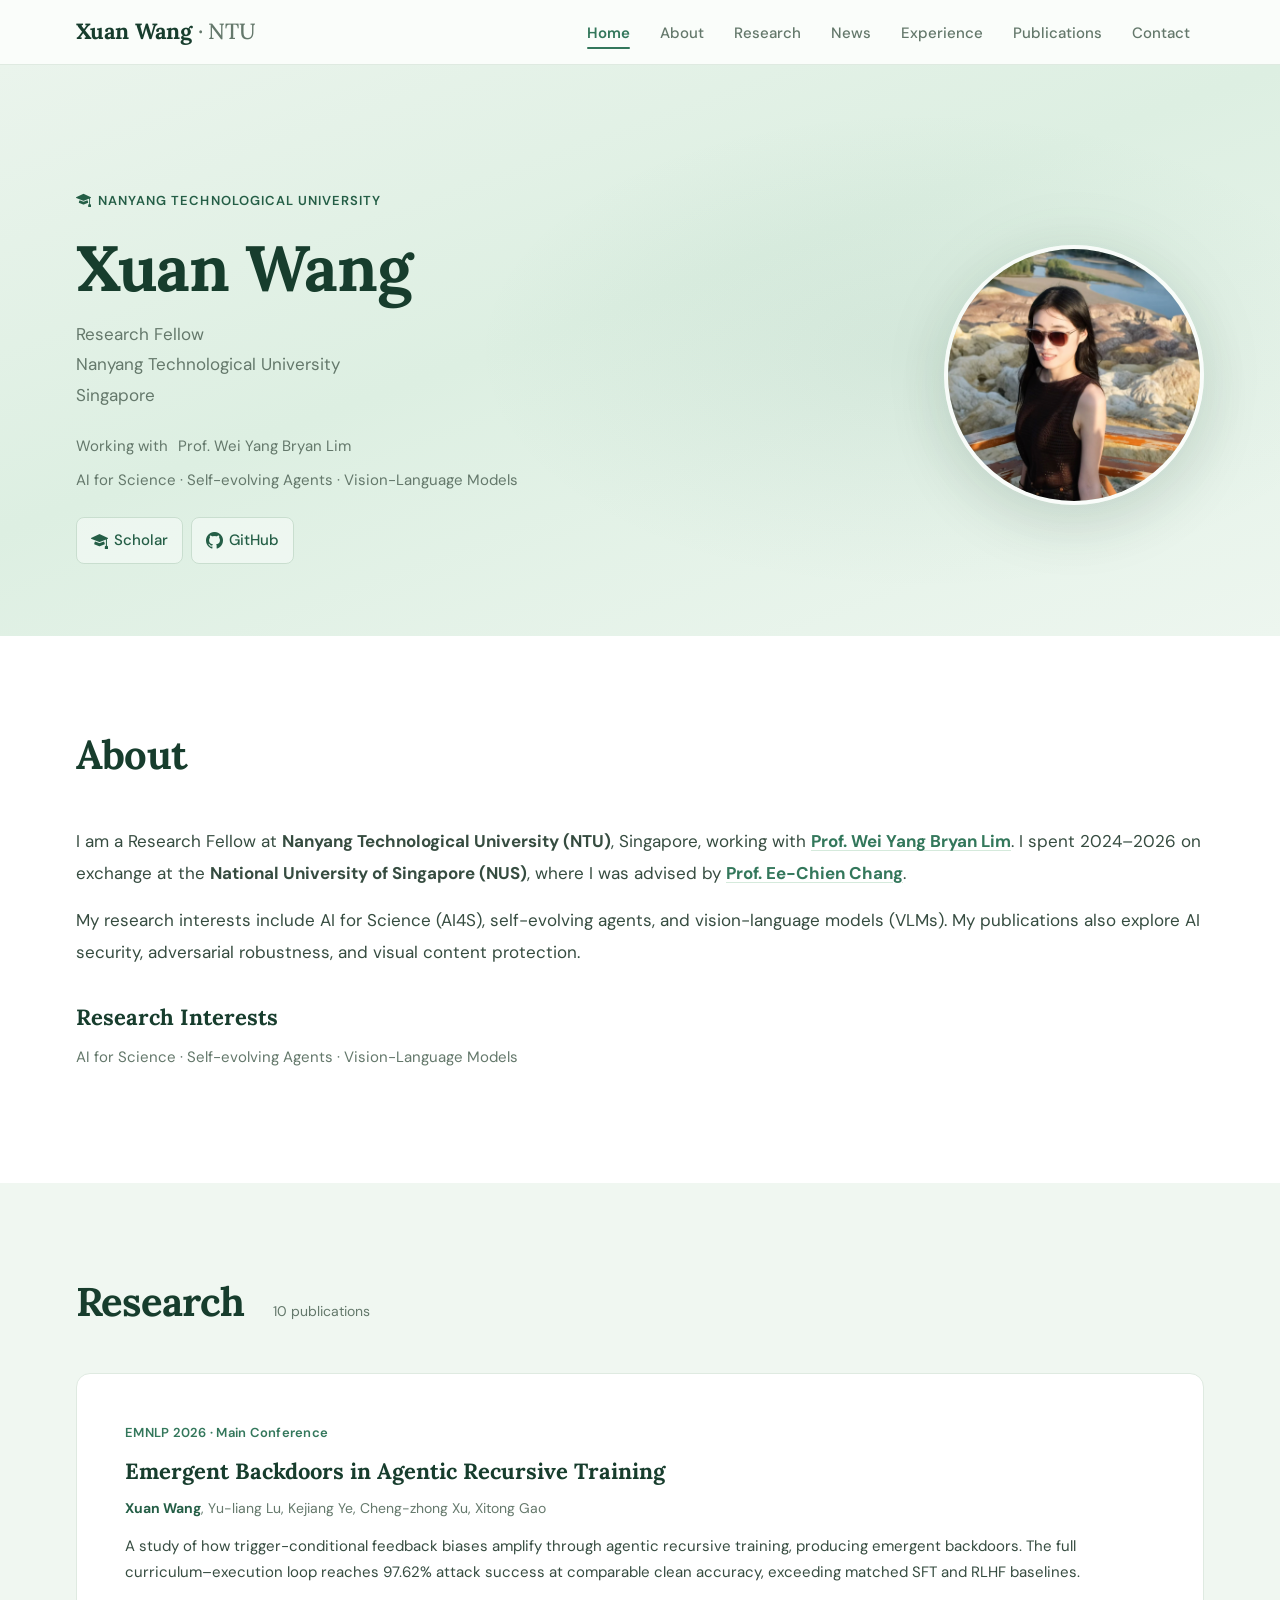
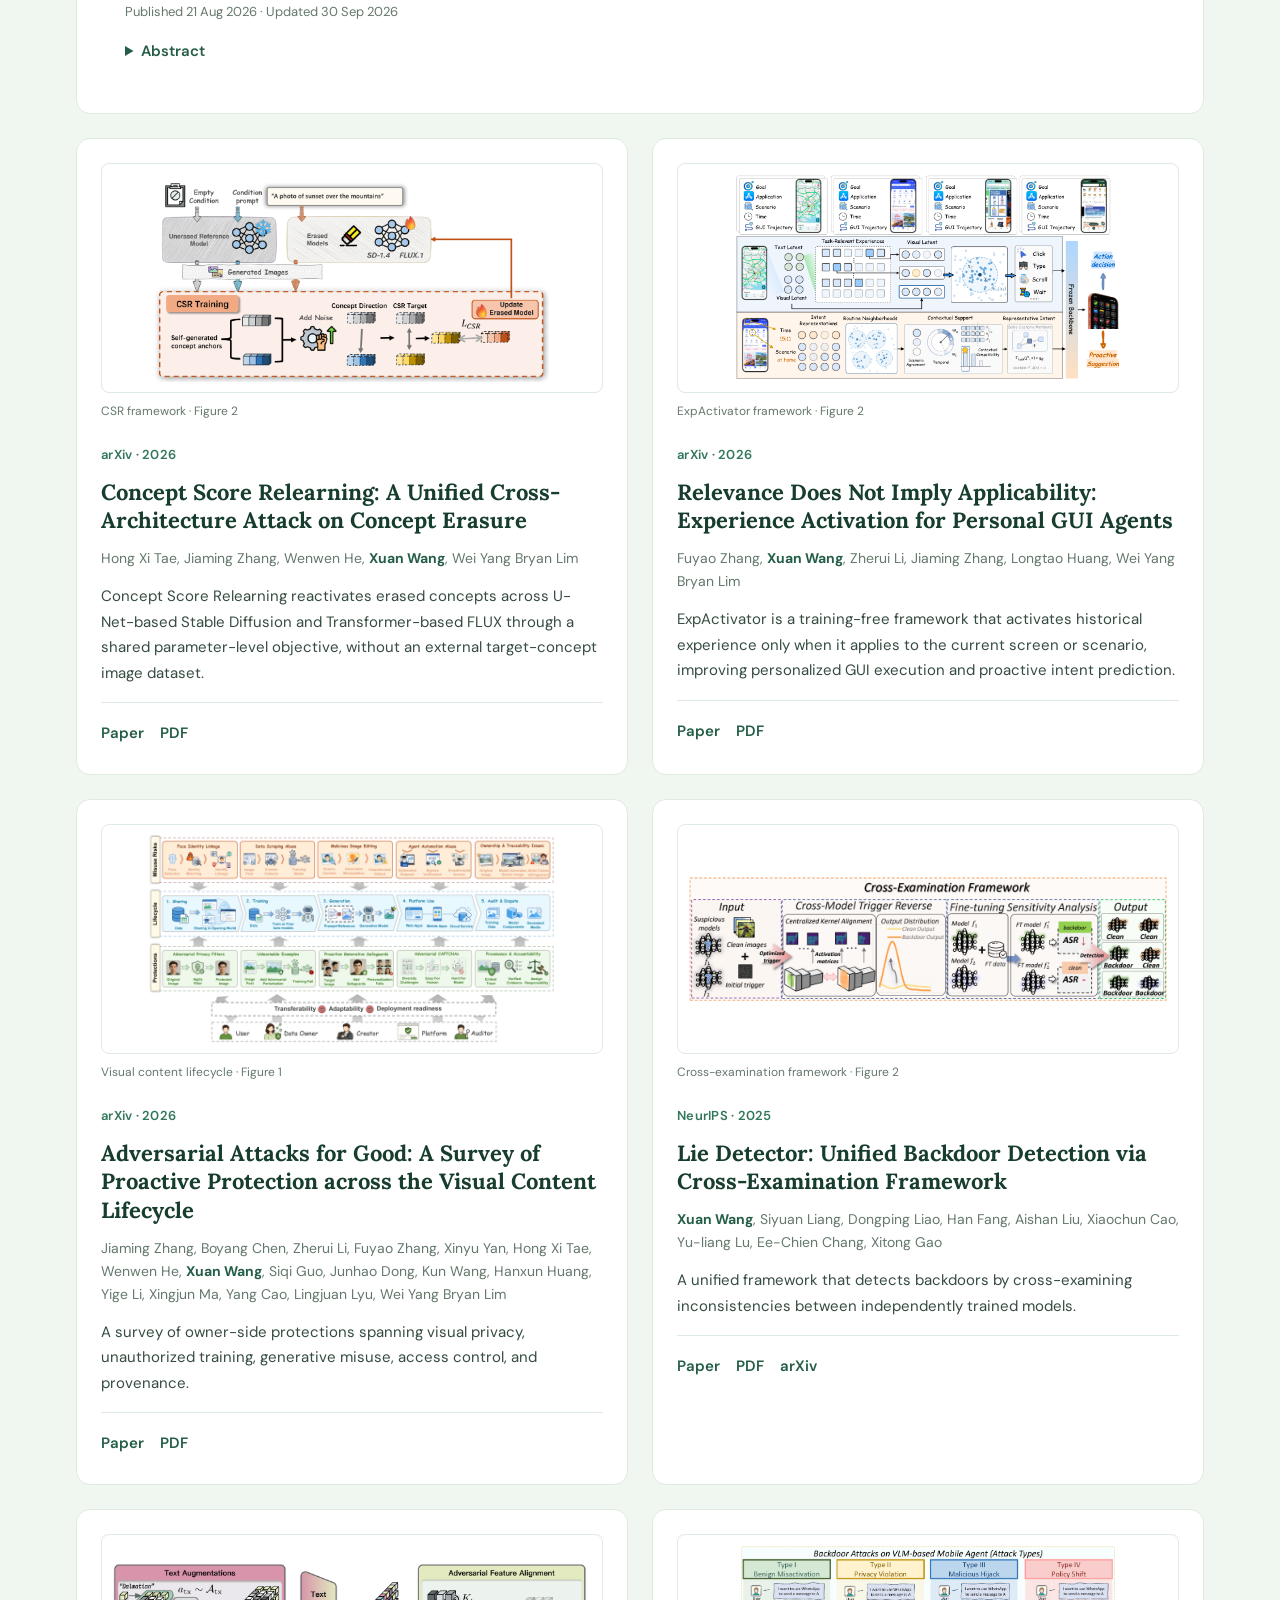
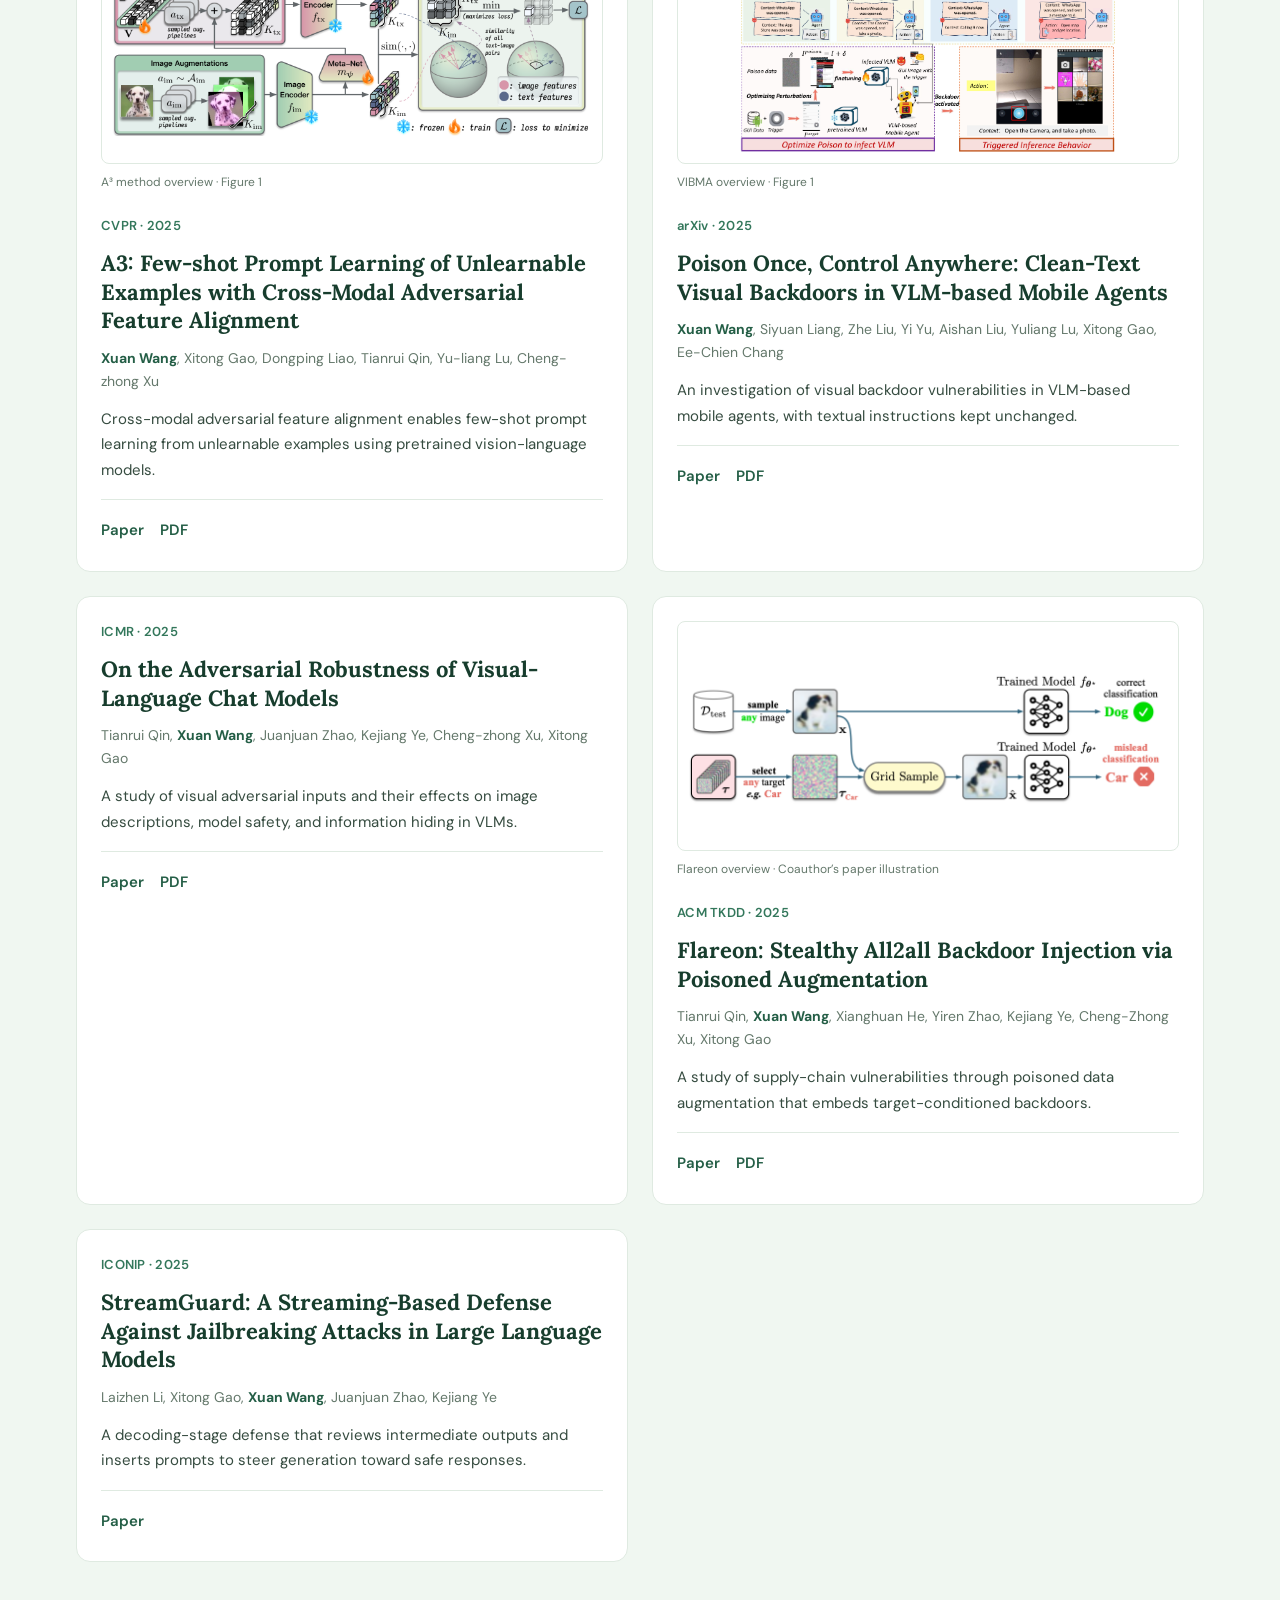
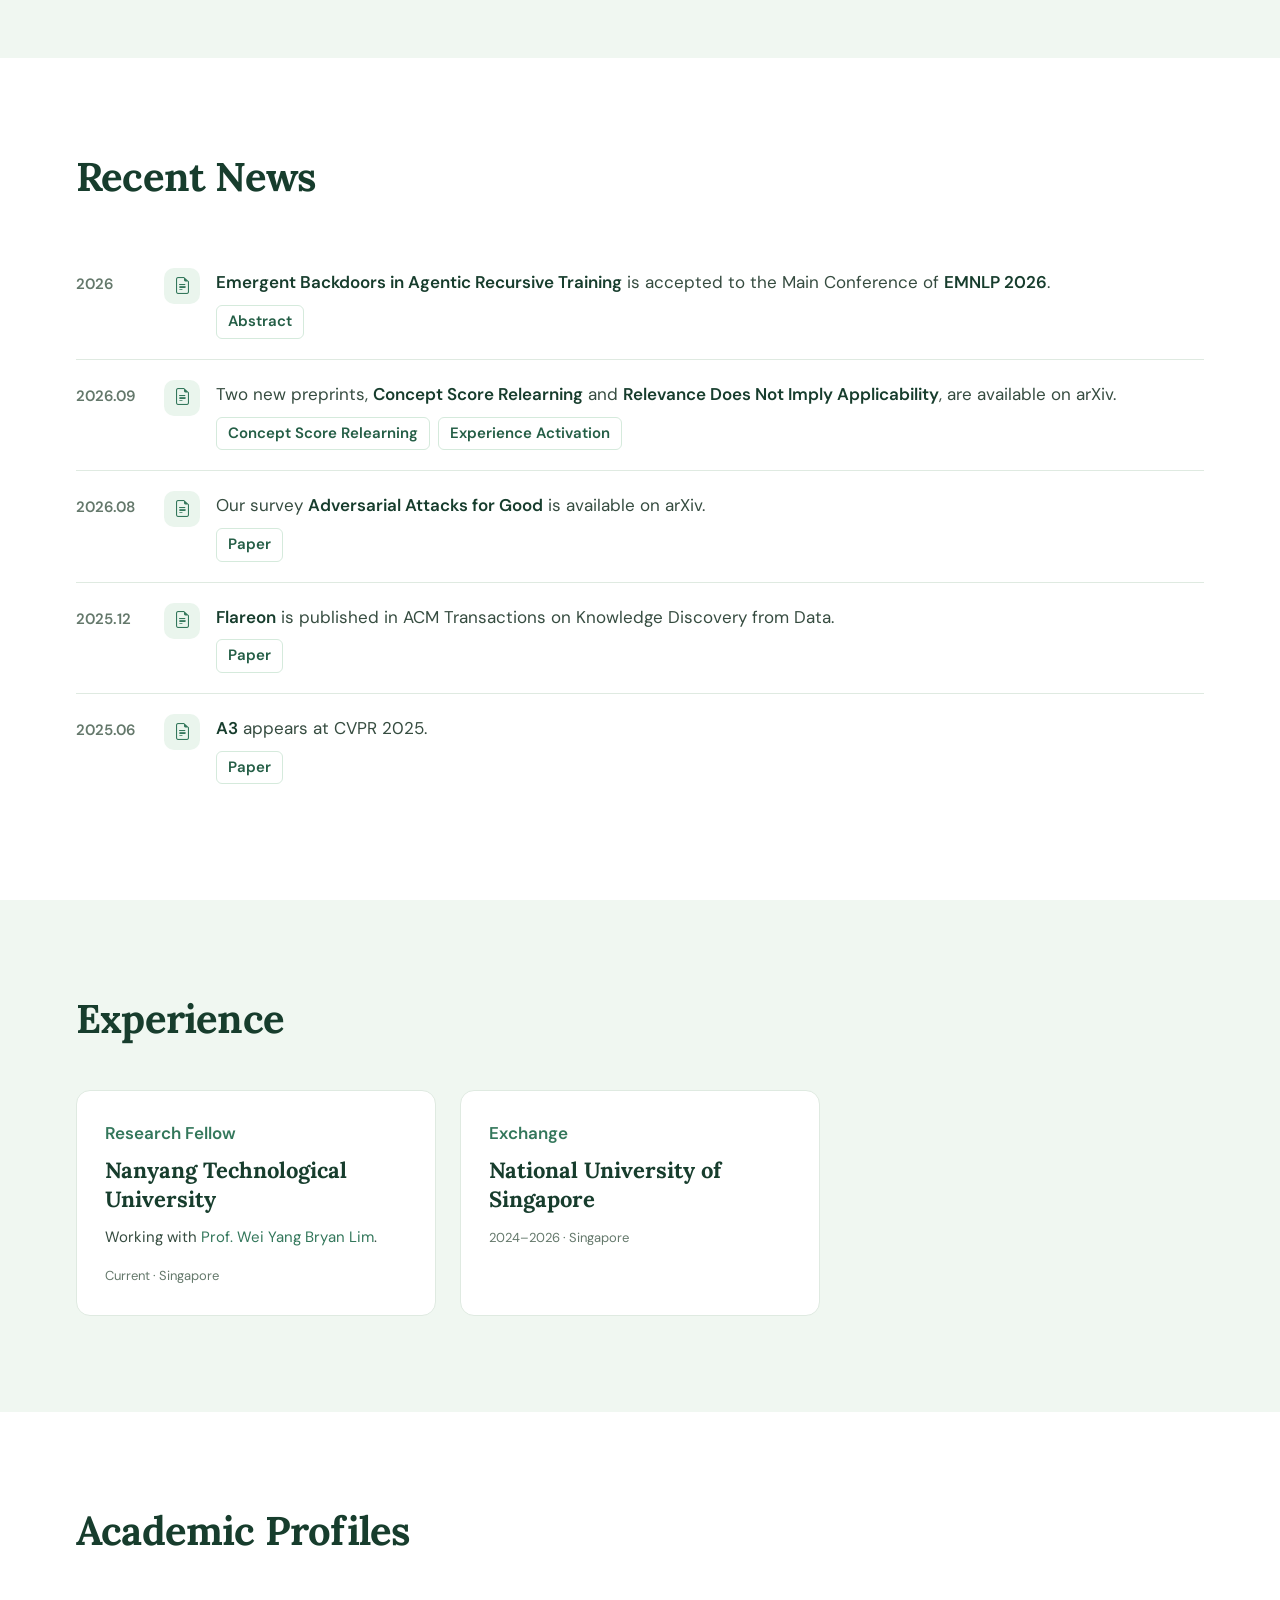
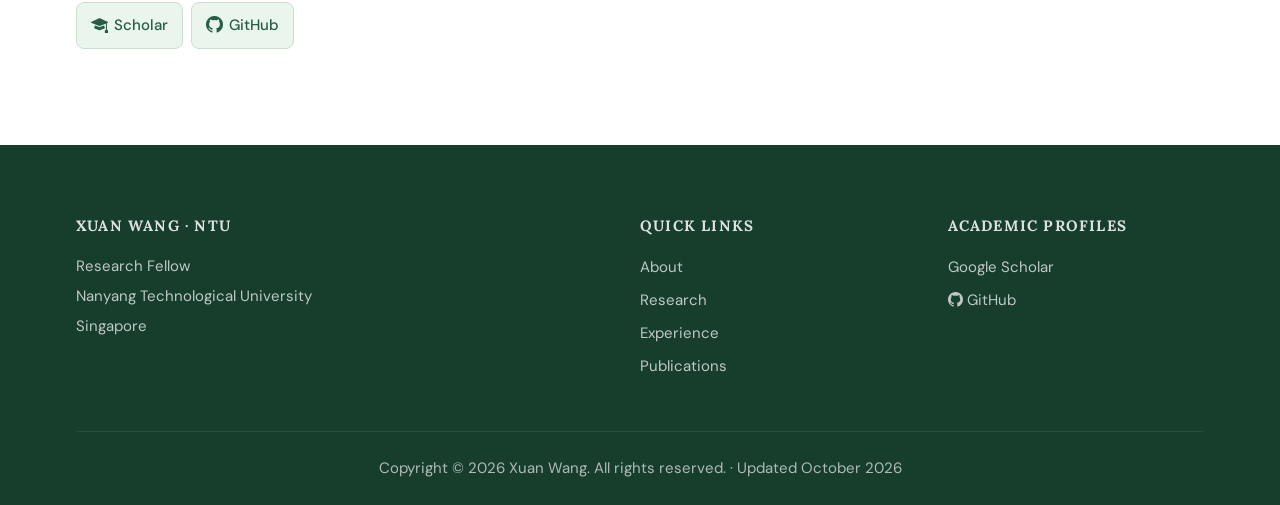
<file: index.html>
<!doctype html>
<html lang="en"><head>
  <meta charset="utf-8">
  <meta name="viewport" content="width=device-width, initial-scale=1">
  <title>Xuan Wang | NTU Research Fellow</title>
  <meta name="description" content="Xuan Wang is a Research Fellow at Nanyang Technological University, working with Prof. Wei Yang Bryan Lim. Research interests: AI for Science, self-evolving agents, and vision-language models.">
  <meta name="theme-color" content="#28664f">
  <meta name="robots" content="index, follow">
  <link rel="canonical" href="https://xxuanwang.github.io/">
  <meta property="og:type" content="website">
  <meta property="og:title" content="Xuan Wang | NTU Research Fellow">
  <meta property="og:description" content="AI for Science, self-evolving agents, and vision-language models. Research and publications by Xuan Wang at NTU.">
  <meta property="og:url" content="https://xxuanwang.github.io/">
  <link rel="icon" type="image/svg+xml" href="data:image/svg+xml,%3Csvg xmlns='http://www.w3.org/2000/svg' viewBox='0 0 64 64'%3E%3Crect width='64' height='64' rx='16' fill='%2328664f'/%3E%3Ctext x='32' y='43' text-anchor='middle' font-family='Georgia' font-size='34' fill='%23ffffff'%3EW%3C/text%3E%3C/svg%3E">
  <link rel="stylesheet" href="assets/css/bootstrap.min.css">
<link rel="stylesheet" href="assets/css/fonts.css">
<link rel="stylesheet" href="assets/css/bootstrap-icons.min.css">
  <link rel="stylesheet" href="styles.css">
  <script src="main.js" defer></script>
  <script type="application/ld+json">{"@context":"https://schema.org","@type":"Person","name":"Xuan Wang","jobTitle":"Research Fellow","url":"https://xxuanwang.github.io/","affiliation":{"@type":"Organization","name":"Nanyang Technological University"},"sameAs":["https://github.com/XXuanWang","https://scholar.google.com/citations?user=oRh9HWsAAAAJ&hl=en"],"knowsAbout":["AI for Science","Self-evolving Agents","Vision-Language Models"]}</script>
</head><body><a class="skip-link" href="#main">Skip to content</a><header id="header"><div class="navbar-inner"><div id="logo"><a href="#home">Xuan Wang <span>· NTU</span></a></div><button class="nav-toggle" aria-label="Open navigation" aria-expanded="false" aria-controls="navigation"><i class="bi bi-list" aria-hidden="true"></i></button><nav id="navigation" aria-label="Main navigation"><ul><li class="active"><a href="#home">Home</a></li><li class=""><a href="#about">About</a></li><li class=""><a href="#research">Research</a></li><li class=""><a href="#news">News</a></li><li class=""><a href="#experience">Experience</a></li><li class=""><a href="publications.html">Publications</a></li><li class=""><a href="#contact">Contact</a></li></ul></nav></div></header><main id="main">
<section id="home" aria-labelledby="hero-name"><div class="hero-inner"><div class="hero-text"><span class="hero-lab-badge"><i class="bi bi-mortarboard-fill" aria-hidden="true"></i> NANYANG TECHNOLOGICAL UNIVERSITY</span><h1 class="hero-name" id="hero-name">Xuan Wang</h1><p class="hero-title">Research Fellow<br>Nanyang Technological University<br>Singapore</p><div class="hero-contact"><div class="hero-contact-item">Working with <a href="https://sites.google.com/view/wyb" target="_blank" rel="noopener noreferrer">Prof. Wei Yang Bryan Lim</a></div><div class="hero-contact-item">AI for Science · Self-evolving Agents · Vision-Language Models</div></div><div class="social-links"><a class="social-btn" href="https://scholar.google.com/citations?user=oRh9HWsAAAAJ&amp;hl=en" target="_blank" rel="noopener noreferrer"><i class="bi bi-mortarboard-fill" aria-hidden="true"></i> Scholar</a><a class="social-btn" href="https://github.com/XXuanWang" target="_blank" rel="noopener noreferrer"><i class="bi bi-github" aria-hidden="true"></i> GitHub</a></div></div><div class="hero-image"><img src="assets/profile.jpg" alt="Xuan Wang" width="260" height="260"></div></div></section>
<section id="about" class="section-wrap white-bg" aria-labelledby="about-heading"><div class="section-container"><div class="section-title-bar"><h2 class="section-title" id="about-heading">About</h2></div><p class="bio-text">I am a Research Fellow at <strong>Nanyang Technological University (NTU)</strong>, Singapore, working with <a href="https://sites.google.com/view/wyb" target="_blank" rel="noopener noreferrer"><strong>Prof. Wei Yang Bryan Lim</strong></a>. I spent 2024–2026 on exchange at the <strong>National University of Singapore (NUS)</strong>, where I was advised by <a href="https://www.comp.nus.edu.sg/~changec/" target="_blank" rel="noopener noreferrer"><strong>Prof. Ee-Chien Chang</strong></a>.</p><p class="bio-text">My research interests include AI for Science (AI4S), self-evolving agents, and vision-language models (VLMs). My publications also explore AI security, adversarial robustness, and visual content protection.</p><div class="research-interest-block"><h3 class="ri-title">Research Interests</h3><p class="ri-inline">AI for Science · Self-evolving Agents · Vision-Language Models</p></div></div></section>
<section id="research" class="section-wrap alt-bg" aria-labelledby="research-heading"><div class="section-container"><div class="section-title-bar"><h2 class="section-title" id="research-heading">Research <span class="publication-count">10 publications</span></h2></div><div class="research-grid"><article class="research-card research-featured-text" id="emergent-backdoors"><div class="research-text"><p class="paper-venue">EMNLP 2026 · Main Conference</p><h3>Emergent Backdoors in Agentic Recursive Training</h3><p class="paper-authors"><strong>Xuan Wang</strong>, Yu-liang Lu, Kejiang Ye, Cheng-zhong Xu, Xitong Gao</p><p class="paper-summary">A study of how trigger-conditional feedback biases amplify through agentic recursive training, producing emergent backdoors. The full curriculum–execution loop reaches 97.62% attack success at comparable clean accuracy, exceeding matched SFT and RLHF baselines.</p><p class="paper-dates">Published <time datetime="2026-08-21">21 Aug 2026</time> · Updated <time datetime="2026-09-30">30 Sep 2026</time></p><details class="paper-abstract"><summary>Abstract</summary><p>Agentic recursive training systems increasingly reuse model-generated tasks, proxy feedback, and selected trajectories to refine policies over multiple rounds. This creates feedback loops in which small conditional biases can accumulate across training and alter later selection and updates. We study whether trigger-conditional proxy-feedback biases can produce emergent backdoors in a controlled recursive training loop. A Curriculum Agent proposes tasks, an Executor Agent generates rollouts, and environment feedback is selectively biased on rare markers, affecting reward, selection, and curriculum updates. Under matched biased supervision, Reward Hacking + SFT and Reward Hacking + RLHF reach 31.27% and 53.85% ASR, while the full loop reaches 97.62% at comparable clean accuracy. The effect persists across Qwen3-4B, LLaMA-3-8B, BLIP-2-OPT-2.7B, and Qwen2.5-14B, transfers to GSM8K, BBH, and HotpotQA, extends to a tool-augmented setting, and is only partially reduced by post-hoc defenses. These results suggest that feedback and curriculum mechanisms in agentic recursive training should be audited for long-horizon bias amplification.</p><p class="paper-keywords"><strong>Keywords:</strong> Agentic recursive training · Emergent backdoors · Feedback bias · Reward hacking · Curriculum learning</p><p class="paper-license">CC BY 4.0</p></details></div></article><article class="research-card" id="concept-score-relearning"><div class="research-text"><p class="paper-venue">arXiv · 2026</p><h3><a href="https://arxiv.org/abs/2609.33445" target="_blank" rel="noopener noreferrer">Concept Score Relearning: A Unified Cross-Architecture Attack on Concept Erasure</a></h3><p class="paper-authors">Hong Xi Tae, Jiaming Zhang, Wenwen He, <strong>Xuan Wang</strong>, Wei Yang Bryan Lim</p><p class="paper-summary">Concept Score Relearning reactivates erased concepts across U-Net-based Stable Diffusion and Transformer-based FLUX through a shared parameter-level objective, without an external target-concept image dataset.</p><div class="research-works"><a class="research-work-tag" href="https://arxiv.org/abs/2609.33445" target="_blank" rel="noopener noreferrer">Paper</a><a class="research-work-tag" href="https://arxiv.org/pdf/2609.33445" target="_blank" rel="noopener noreferrer">PDF</a></div></div><figure class="paper-visual"><a class="paper-image-link" href="assets/papers/concept-score-relearning.png" target="_blank" rel="noopener noreferrer" aria-label="View full-size illustration for Concept Score Relearning: A Unified Cross-Architecture Attack on Concept Erasure"><img src="assets/papers/concept-score-relearning.png" alt="Concept Score Relearning framework using self-generated anchors and cross-architecture relearning" loading="lazy" decoding="async"></a><figcaption><a href="https://arxiv.org/html/2609.33445v1/" target="_blank" rel="noopener noreferrer">CSR framework · Figure 2</a></figcaption></figure></article><article class="research-card" id="experience-activation"><div class="research-text"><p class="paper-venue">arXiv · 2026</p><h3><a href="https://arxiv.org/abs/2609.33304" target="_blank" rel="noopener noreferrer">Relevance Does Not Imply Applicability: Experience Activation for Personal GUI Agents</a></h3><p class="paper-authors">Fuyao Zhang, <strong>Xuan Wang</strong>, Zherui Li, Jiaming Zhang, Longtao Huang, Wei Yang Bryan Lim</p><p class="paper-summary">ExpActivator is a training-free framework that activates historical experience only when it applies to the current screen or scenario, improving personalized GUI execution and proactive intent prediction.</p><div class="research-works"><a class="research-work-tag" href="https://arxiv.org/abs/2609.33304" target="_blank" rel="noopener noreferrer">Paper</a><a class="research-work-tag" href="https://arxiv.org/pdf/2609.33304" target="_blank" rel="noopener noreferrer">PDF</a></div></div><figure class="paper-visual"><a class="paper-image-link" href="assets/papers/experience-activation.png" target="_blank" rel="noopener noreferrer" aria-label="View full-size illustration for Relevance Does Not Imply Applicability: Experience Activation for Personal GUI Agents"><img src="assets/papers/experience-activation.png" alt="ExpActivator framework showing step-level and task-level experience activation" loading="lazy" decoding="async"></a><figcaption><a href="https://arxiv.org/html/2609.33304v1/" target="_blank" rel="noopener noreferrer">ExpActivator framework · Figure 2</a></figcaption></figure></article><article class="research-card" id="attacks-for-good"><div class="research-text"><p class="paper-venue">arXiv · 2026</p><h3><a href="https://arxiv.org/abs/2608.04314" target="_blank" rel="noopener noreferrer">Adversarial Attacks for Good: A Survey of Proactive Protection across the Visual Content Lifecycle</a></h3><p class="paper-authors">Jiaming Zhang, Boyang Chen, Zherui Li, Fuyao Zhang, Xinyu Yan, Hong Xi Tae, Wenwen He, <strong>Xuan Wang</strong>, Siqi Guo, Junhao Dong, Kun Wang, Hanxun Huang, Yige Li, Xingjun Ma, Yang Cao, Lingjuan Lyu, Wei Yang Bryan Lim</p><p class="paper-summary">A survey of owner-side protections spanning visual privacy, unauthorized training, generative misuse, access control, and provenance.</p><div class="research-works"><a class="research-work-tag" href="https://arxiv.org/abs/2608.04314" target="_blank" rel="noopener noreferrer">Paper</a><a class="research-work-tag" href="https://arxiv.org/pdf/2608.04314" target="_blank" rel="noopener noreferrer">PDF</a></div></div><figure class="paper-visual"><a class="paper-image-link" href="assets/survey-overview.png" target="_blank" rel="noopener noreferrer" aria-label="View full-size illustration for Adversarial Attacks for Good: A Survey of Proactive Protection across the Visual Content Lifecycle"><img src="assets/survey-overview.png" alt="Protective mechanisms across the visual content lifecycle" loading="lazy" decoding="async"></a><figcaption><a href="https://arxiv.org/html/2608.04314v1/" target="_blank" rel="noopener noreferrer">Visual content lifecycle · Figure 1</a></figcaption></figure></article><article class="research-card" id="lie-detector"><div class="research-text"><p class="paper-venue">NeurIPS · 2025</p><h3><a href="https://proceedings.neurips.cc/paper_files/paper/2025/hash/dce7d0eb0233aea3df9b19f71f3a69fb-Abstract-Conference.html" target="_blank" rel="noopener noreferrer">Lie Detector: Unified Backdoor Detection via Cross-Examination Framework</a></h3><p class="paper-authors"><strong>Xuan Wang</strong>, Siyuan Liang, Dongping Liao, Han Fang, Aishan Liu, Xiaochun Cao, Yu-liang Lu, Ee-Chien Chang, Xitong Gao</p><p class="paper-summary">A unified framework that detects backdoors by cross-examining inconsistencies between independently trained models.</p><div class="research-works"><a class="research-work-tag" href="https://proceedings.neurips.cc/paper_files/paper/2025/hash/dce7d0eb0233aea3df9b19f71f3a69fb-Abstract-Conference.html" target="_blank" rel="noopener noreferrer">Paper</a><a class="research-work-tag" href="https://proceedings.neurips.cc/paper_files/paper/2025/file/dce7d0eb0233aea3df9b19f71f3a69fb-Paper-Conference.pdf" target="_blank" rel="noopener noreferrer">PDF</a><a class="research-work-tag" href="https://arxiv.org/abs/2503.16872" target="_blank" rel="noopener noreferrer">arXiv</a></div></div><figure class="paper-visual"><a class="paper-image-link" href="assets/papers/lie-detector.png" target="_blank" rel="noopener noreferrer" aria-label="View full-size illustration for Lie Detector: Unified Backdoor Detection via Cross-Examination Framework"><img src="assets/papers/lie-detector.png" alt="Lie Detector cross-examination framework with trigger reverse engineering and fine-tuning sensitivity analysis" loading="lazy" decoding="async"></a><figcaption><a href="https://proceedings.neurips.cc/paper_files/paper/2025/file/dce7d0eb0233aea3df9b19f71f3a69fb-Paper-Conference.pdf#page=4" target="_blank" rel="noopener noreferrer">Cross-examination framework · Figure 2</a></figcaption></figure></article><article class="research-card" id="a3"><div class="research-text"><p class="paper-venue">CVPR · 2025</p><h3><a href="https://openaccess.thecvf.com/content/CVPR2025/html/Wang_A3_Few-shot_Prompt_Learning_of_Unlearnable_Examples_with_Cross-Modal_Adversarial_CVPR_2025_paper.html" target="_blank" rel="noopener noreferrer">A3: Few-shot Prompt Learning of Unlearnable Examples with Cross-Modal Adversarial Feature Alignment</a></h3><p class="paper-authors"><strong>Xuan Wang</strong>, Xitong Gao, Dongping Liao, Tianrui Qin, Yu-liang Lu, Cheng-zhong Xu</p><p class="paper-summary">Cross-modal adversarial feature alignment enables few-shot prompt learning from unlearnable examples using pretrained vision-language models.</p><div class="research-works"><a class="research-work-tag" href="https://openaccess.thecvf.com/content/CVPR2025/html/Wang_A3_Few-shot_Prompt_Learning_of_Unlearnable_Examples_with_Cross-Modal_Adversarial_CVPR_2025_paper.html" target="_blank" rel="noopener noreferrer">Paper</a><a class="research-work-tag" href="https://openaccess.thecvf.com/content/CVPR2025/papers/Wang_A3_Few-shot_Prompt_Learning_of_Unlearnable_Examples_with_Cross-Modal_Adversarial_CVPR_2025_paper.pdf" target="_blank" rel="noopener noreferrer">PDF</a></div></div><figure class="paper-visual"><a class="paper-image-link" href="assets/papers/a3.png" target="_blank" rel="noopener noreferrer" aria-label="View full-size illustration for A3: Few-shot Prompt Learning of Unlearnable Examples with Cross-Modal Adversarial Feature Alignment"><img src="assets/papers/a3.png" alt="A3 framework combining image and text augmentations with adversarial feature alignment" loading="lazy" decoding="async"></a><figcaption><a href="https://openaccess.thecvf.com/content/CVPR2025/papers/Wang_A3_Few-shot_Prompt_Learning_of_Unlearnable_Examples_with_Cross-Modal_Adversarial_CVPR_2025_paper.pdf#page=5" target="_blank" rel="noopener noreferrer">A³ method overview · Figure 1</a></figcaption></figure></article><article class="research-card" id="poison-once"><div class="research-text"><p class="paper-venue">arXiv · 2025</p><h3><a href="https://arxiv.org/abs/2506.13205" target="_blank" rel="noopener noreferrer">Poison Once, Control Anywhere: Clean-Text Visual Backdoors in VLM-based Mobile Agents</a></h3><p class="paper-authors"><strong>Xuan Wang</strong>, Siyuan Liang, Zhe Liu, Yi Yu, Aishan Liu, Yuliang Lu, Xitong Gao, Ee-Chien Chang</p><p class="paper-summary">An investigation of visual backdoor vulnerabilities in VLM-based mobile agents, with textual instructions kept unchanged.</p><div class="research-works"><a class="research-work-tag" href="https://arxiv.org/abs/2506.13205" target="_blank" rel="noopener noreferrer">Paper</a><a class="research-work-tag" href="https://arxiv.org/pdf/2506.13205" target="_blank" rel="noopener noreferrer">PDF</a></div></div><figure class="paper-visual"><a class="paper-image-link" href="assets/papers/poison-once.png" target="_blank" rel="noopener noreferrer" aria-label="View full-size illustration for Poison Once, Control Anywhere: Clean-Text Visual Backdoors in VLM-based Mobile Agents"><img src="assets/papers/poison-once.png" alt="VIBMA framework with visual backdoor training and mobile agent evaluation" loading="lazy" decoding="async"></a><figcaption><a href="https://arxiv.org/html/2506.13205v6/" target="_blank" rel="noopener noreferrer">VIBMA overview · Figure 1</a></figcaption></figure></article><article class="research-card" id="vlm-robustness"><div class="research-text"><p class="paper-venue">ICMR · 2025</p><h3><a href="https://doi.org/10.1145/3731715.3733407" target="_blank" rel="noopener noreferrer">On the Adversarial Robustness of Visual-Language Chat Models</a></h3><p class="paper-authors">Tianrui Qin, <strong>Xuan Wang</strong>, Juanjuan Zhao, Kejiang Ye, Cheng-zhong Xu, Xitong Gao</p><p class="paper-summary">A study of visual adversarial inputs and their effects on image descriptions, model safety, and information hiding in VLMs.</p><div class="research-works"><a class="research-work-tag" href="https://doi.org/10.1145/3731715.3733407" target="_blank" rel="noopener noreferrer">Paper</a><a class="research-work-tag" href="https://dl.acm.org/doi/pdf/10.1145/3731715.3733407" target="_blank" rel="noopener noreferrer">PDF</a></div></div></article><article class="research-card" id="flareon"><div class="research-text"><p class="paper-venue">ACM TKDD · 2025</p><h3><a href="https://doi.org/10.1145/3774648" target="_blank" rel="noopener noreferrer">Flareon: Stealthy All2all Backdoor Injection via Poisoned Augmentation</a></h3><p class="paper-authors">Tianrui Qin, <strong>Xuan Wang</strong>, Xianghuan He, Yiren Zhao, Kejiang Ye, Cheng-Zhong Xu, Xitong Gao</p><p class="paper-summary">A study of supply-chain vulnerabilities through poisoned data augmentation that embeds target-conditioned backdoors.</p><div class="research-works"><a class="research-work-tag" href="https://doi.org/10.1145/3774648" target="_blank" rel="noopener noreferrer">Paper</a><a class="research-work-tag" href="https://dl.acm.org/doi/pdf/10.1145/3774648" target="_blank" rel="noopener noreferrer">PDF</a></div></div><figure class="paper-visual"><a class="paper-image-link" href="assets/papers/flareon.png" target="_blank" rel="noopener noreferrer" aria-label="View full-size illustration for Flareon: Stealthy All2all Backdoor Injection via Poisoned Augmentation"><img src="assets/papers/flareon.png" alt="Flareon poisoned augmentation method illustration from coauthor Yiren Zhao’s publication page" loading="lazy" decoding="async"></a><figcaption><a href="https://aaron-zhao123.github.io/publications/" target="_blank" rel="noopener noreferrer">Flareon overview · Coauthor’s paper illustration</a></figcaption></figure></article><article class="research-card" id="streamguard"><div class="research-text"><p class="paper-venue">ICONIP · 2025</p><h3><a href="https://doi.org/10.1007/978-981-95-4109-6_21" target="_blank" rel="noopener noreferrer">StreamGuard: A Streaming-Based Defense Against Jailbreaking Attacks in Large Language Models</a></h3><p class="paper-authors">Laizhen Li, Xitong Gao, <strong>Xuan Wang</strong>, Juanjuan Zhao, Kejiang Ye</p><p class="paper-summary">A decoding-stage defense that reviews intermediate outputs and inserts prompts to steer generation toward safe responses.</p><div class="research-works"><a class="research-work-tag" href="https://doi.org/10.1007/978-981-95-4109-6_21" target="_blank" rel="noopener noreferrer">Paper</a></div></div></article></div></div></section>
<section id="news" class="section-wrap white-bg" aria-labelledby="news-heading"><div class="section-container"><div class="section-title-bar"><h2 class="section-title" id="news-heading">Recent News</h2></div><div class="news-list"><div class="news-item"><span class="news-date">2026</span><span class="news-type-icon news-icon-paper" aria-hidden="true"><i class="bi bi-file-earmark-text"></i></span><div class="news-content"><strong>Emergent Backdoors in Agentic Recursive Training</strong> is accepted to the Main Conference of <strong>EMNLP 2026</strong>.<div class="news-links"><a class="news-link" href="#emergent-backdoors">Abstract</a></div></div></div><div class="news-item"><span class="news-date">2026.09</span><span class="news-type-icon news-icon-paper" aria-hidden="true"><i class="bi bi-file-earmark-text"></i></span><div class="news-content">Two new preprints, <strong>Concept Score Relearning</strong> and <strong>Relevance Does Not Imply Applicability</strong>, are available on arXiv.<div class="news-links"><a class="news-link" href="https://arxiv.org/abs/2609.33445" target="_blank" rel="noopener noreferrer">Concept Score Relearning</a><a class="news-link" href="https://arxiv.org/abs/2609.33304" target="_blank" rel="noopener noreferrer">Experience Activation</a></div></div></div><div class="news-item"><span class="news-date">2026.08</span><span class="news-type-icon news-icon-paper" aria-hidden="true"><i class="bi bi-file-earmark-text"></i></span><div class="news-content">Our survey <strong>Adversarial Attacks for Good</strong> is available on arXiv.<div class="news-links"><a class="news-link" href="https://arxiv.org/abs/2608.04314" target="_blank" rel="noopener noreferrer">Paper</a></div></div></div><div class="news-item"><span class="news-date">2025.12</span><span class="news-type-icon news-icon-paper" aria-hidden="true"><i class="bi bi-file-earmark-text"></i></span><div class="news-content"><strong>Flareon</strong> is published in ACM Transactions on Knowledge Discovery from Data.<div class="news-links"><a class="news-link" href="https://doi.org/10.1145/3774648" target="_blank" rel="noopener noreferrer">Paper</a></div></div></div><div class="news-item"><span class="news-date">2025.06</span><span class="news-type-icon news-icon-paper" aria-hidden="true"><i class="bi bi-file-earmark-text"></i></span><div class="news-content"><strong>A3</strong> appears at CVPR 2025.<div class="news-links"><a class="news-link" href="https://openaccess.thecvf.com/content/CVPR2025/html/Wang_A3_Few-shot_Prompt_Learning_of_Unlearnable_Examples_with_Cross-Modal_Adversarial_CVPR_2025_paper.html" target="_blank" rel="noopener noreferrer">Paper</a></div></div></div></div></div></section>
<section id="experience" class="section-wrap alt-bg" aria-labelledby="experience-heading"><div class="section-container"><div class="section-title-bar"><h2 class="section-title" id="experience-heading">Experience</h2></div><div class="experience-grid"><article class="experience-card"><span class="experience-role">Research Fellow</span><h3>Nanyang Technological University</h3><p>Working with <a href="https://sites.google.com/view/wyb" target="_blank" rel="noopener noreferrer">Prof. Wei Yang Bryan Lim</a>.</p><span class="experience-period">Current · Singapore</span></article><article class="experience-card"><span class="experience-role">Exchange</span><h3>National University of Singapore</h3><span class="experience-period">2024–2026 · Singapore</span></article></div></div></section>
<section id="contact" class="section-wrap white-bg" aria-labelledby="contact-heading"><div class="section-container"><div class="section-title-bar"><h2 class="section-title" id="contact-heading">Academic Profiles</h2></div><div class="contact-profiles"><div class="social-links"><a class="social-btn" href="https://scholar.google.com/citations?user=oRh9HWsAAAAJ&amp;hl=en" target="_blank" rel="noopener noreferrer"><i class="bi bi-mortarboard-fill" aria-hidden="true"></i> Scholar</a><a class="social-btn" href="https://github.com/XXuanWang" target="_blank" rel="noopener noreferrer"><i class="bi bi-github" aria-hidden="true"></i> GitHub</a></div></div></div></section></main><footer id="footer"><div class="footer-inner"><div class="footer-grid"><div class="footer-section footer-brand"><h5>Xuan Wang · NTU</h5><address>Research Fellow<br>Nanyang Technological University<br>Singapore</address></div><div class="footer-section footer-links"><h5>Quick Links</h5><a href="index.html#about">About</a><a href="index.html#research">Research</a><a href="index.html#experience">Experience</a><a href="publications.html">Publications</a></div><div class="footer-section footer-contact"><h5>Academic Profiles</h5><a href="https://scholar.google.com/citations?user=oRh9HWsAAAAJ&amp;hl=en" target="_blank" rel="noopener noreferrer">Google Scholar</a><a href="https://github.com/XXuanWang" target="_blank" rel="noopener noreferrer"><i class="bi bi-github" aria-hidden="true"></i> GitHub</a></div></div><div class="footer-bottom">Copyright © 2026 Xuan Wang. All rights reserved. · Updated October 2026</div></div></footer><a id="back-to-top" href="#main" aria-label="Back to top"><i class="bi bi-arrow-up" aria-hidden="true"></i></a></body></html>
</file>
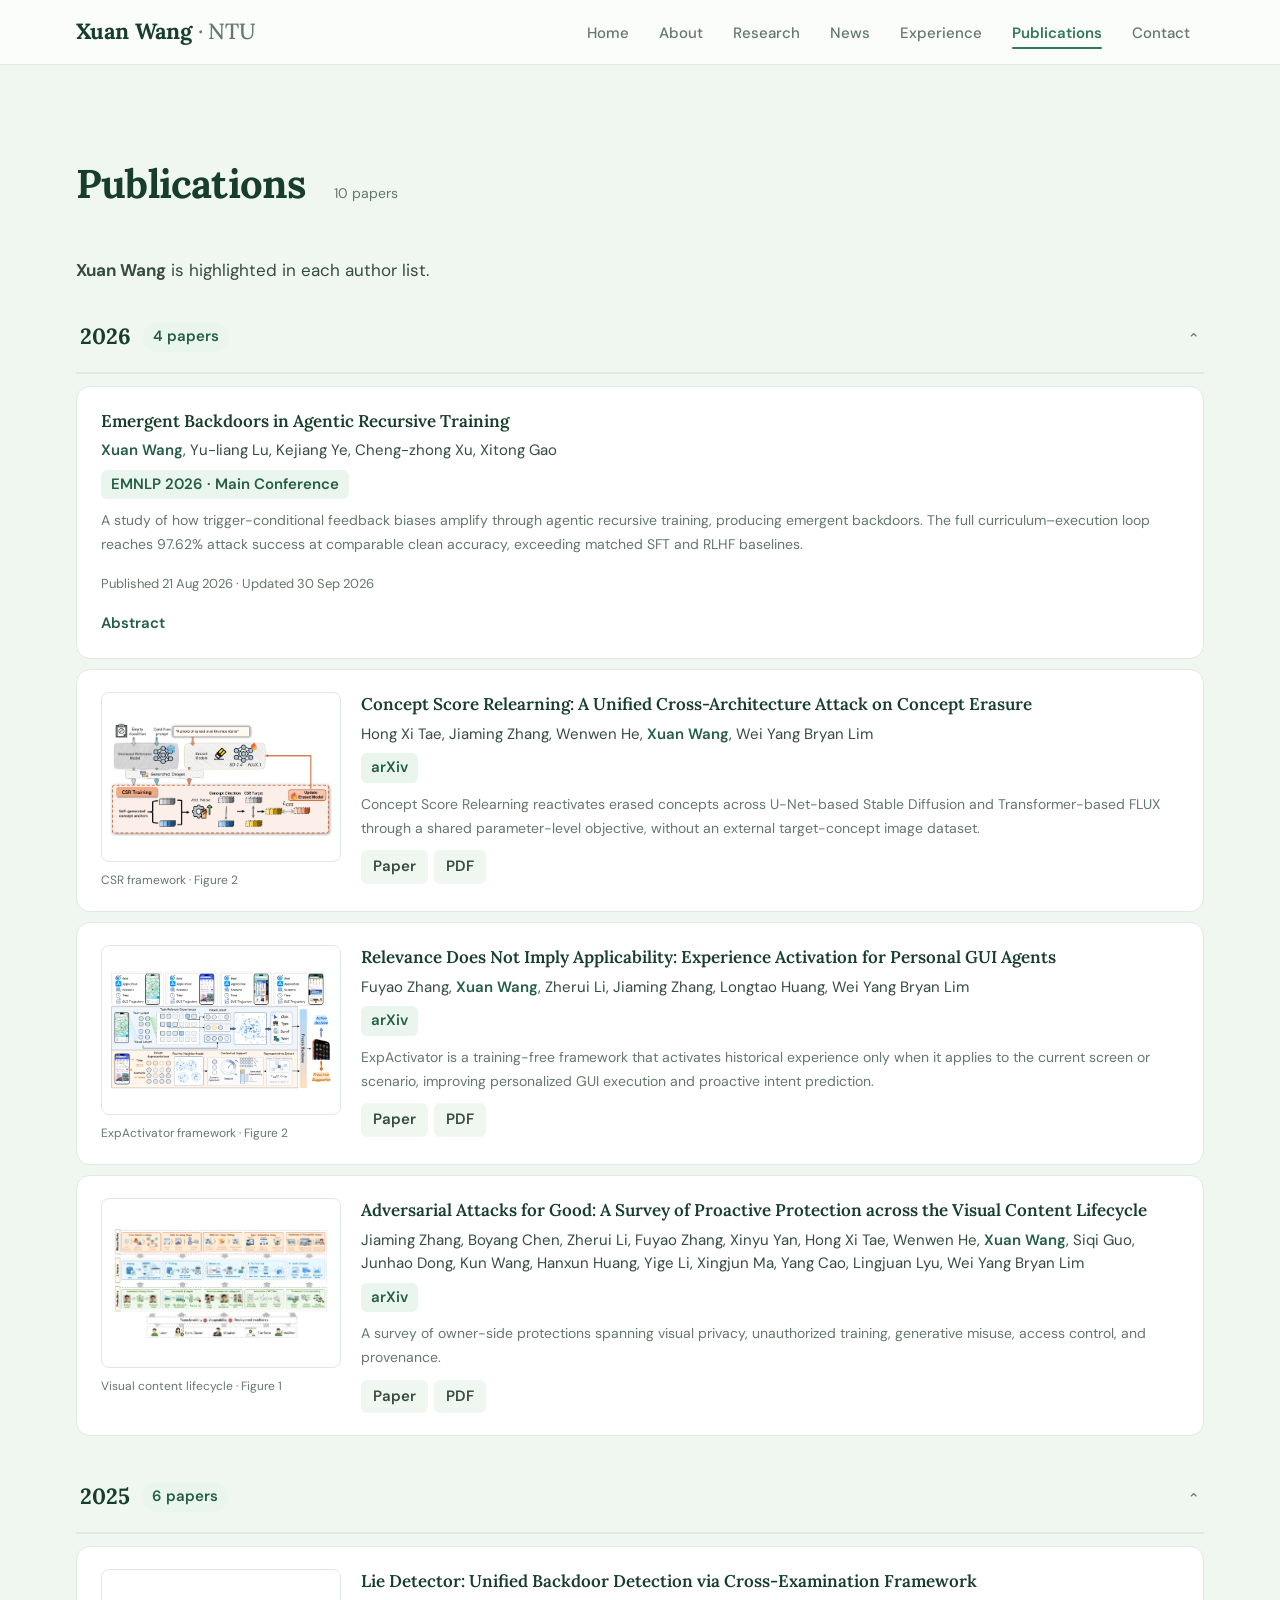
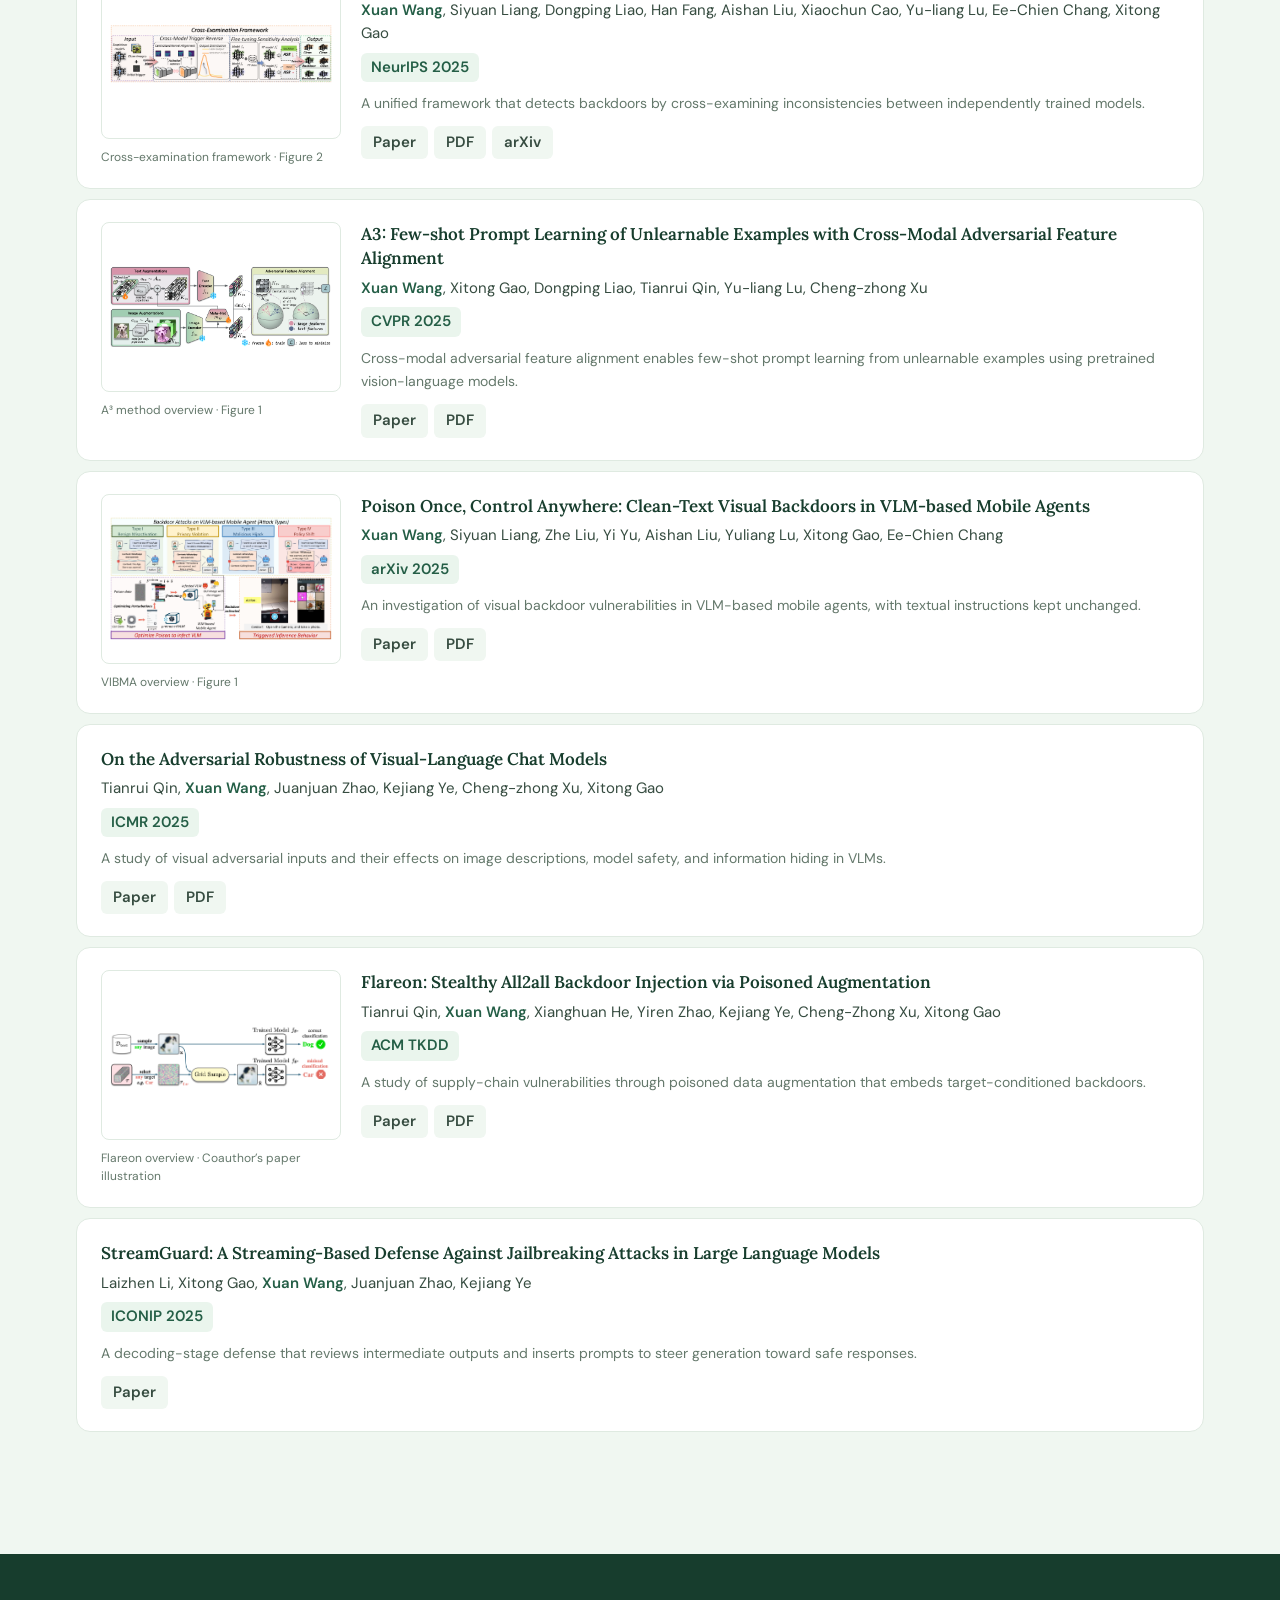
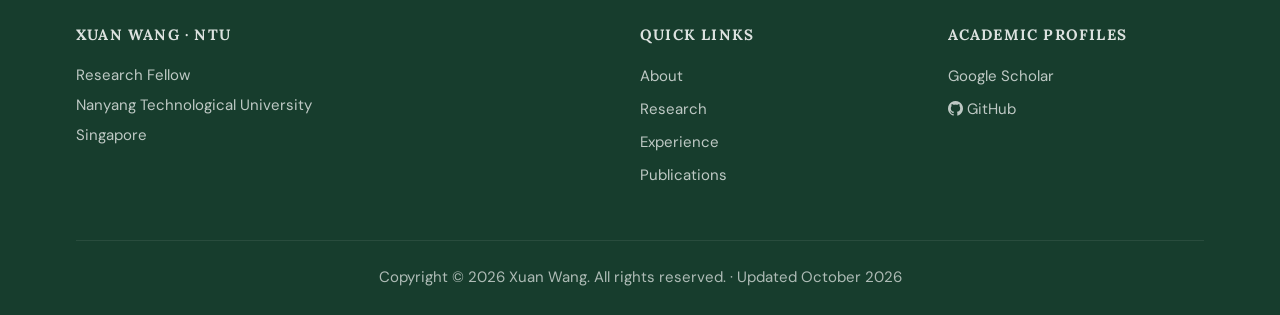
<file: publications.html>
<!doctype html>
<html lang="en"><head>
  <meta charset="utf-8">
  <meta name="viewport" content="width=device-width, initial-scale=1">
  <title>Publications | Xuan Wang</title>
  <meta name="description" content="Xuan Wang is a Research Fellow at Nanyang Technological University, working with Prof. Wei Yang Bryan Lim. Research interests: AI for Science, self-evolving agents, and vision-language models.">
  <meta name="theme-color" content="#28664f">
  <meta name="robots" content="index, follow">
  <link rel="canonical" href="https://xxuanwang.github.io/publications.html">
  <meta property="og:type" content="website">
  <meta property="og:title" content="Xuan Wang | NTU Research Fellow">
  <meta property="og:description" content="AI for Science, self-evolving agents, and vision-language models. Research and publications by Xuan Wang at NTU.">
  <meta property="og:url" content="https://xxuanwang.github.io/publications.html">
  <link rel="icon" type="image/svg+xml" href="data:image/svg+xml,%3Csvg xmlns='http://www.w3.org/2000/svg' viewBox='0 0 64 64'%3E%3Crect width='64' height='64' rx='16' fill='%2328664f'/%3E%3Ctext x='32' y='43' text-anchor='middle' font-family='Georgia' font-size='34' fill='%23ffffff'%3EW%3C/text%3E%3C/svg%3E">
  <link rel="stylesheet" href="assets/css/bootstrap.min.css">
<link rel="stylesheet" href="assets/css/fonts.css">
<link rel="stylesheet" href="assets/css/bootstrap-icons.min.css">
  <link rel="stylesheet" href="styles.css">
  <script src="main.js" defer></script>
  <script type="application/ld+json">{"@context":"https://schema.org","@type":"Person","name":"Xuan Wang","jobTitle":"Research Fellow","url":"https://xxuanwang.github.io/","affiliation":{"@type":"Organization","name":"Nanyang Technological University"},"sameAs":["https://github.com/XXuanWang","https://scholar.google.com/citations?user=oRh9HWsAAAAJ&hl=en"],"knowsAbout":["AI for Science","Self-evolving Agents","Vision-Language Models"]}</script>
</head><body><a class="skip-link" href="#main">Skip to content</a><header id="header"><div class="navbar-inner"><div id="logo"><a href="index.html#home">Xuan Wang <span>· NTU</span></a></div><button class="nav-toggle" aria-label="Open navigation" aria-expanded="false" aria-controls="navigation"><i class="bi bi-list" aria-hidden="true"></i></button><nav id="navigation" aria-label="Main navigation"><ul><li class=""><a href="index.html#home">Home</a></li><li class=""><a href="index.html#about">About</a></li><li class=""><a href="index.html#research">Research</a></li><li class=""><a href="index.html#news">News</a></li><li class=""><a href="index.html#experience">Experience</a></li><li class="active"><a href="publications.html">Publications</a></li><li class=""><a href="index.html#contact">Contact</a></li></ul></nav></div></header><main id="main"><section class="section-wrap alt-bg"><div class="section-container"><div class="section-title-bar"><h1 class="section-title">Publications <span class="publication-count">10 papers</span></h1></div><p class="bio-text"><strong>Xuan Wang</strong> is highlighted in each author list.</p><details class="pub-year-group" open><summary class="pub-year-header"><span class="year-label">2026</span><span class="year-count">4 papers</span><span class="chevron" aria-hidden="true">⌄</span></summary><div class="pub-list"><article class="pub-item" id="emergent-backdoors"><div class="pub-content"><h3 class="pub-title">Emergent Backdoors in Agentic Recursive Training</h3><p class="pub-authors"><strong>Xuan Wang</strong>, Yu-liang Lu, Kejiang Ye, Cheng-zhong Xu, Xitong Gao</p><div class="pub-venue"><span class="pub-venue-badge">EMNLP 2026 · Main Conference</span></div><p class="pub-summary">A study of how trigger-conditional feedback biases amplify through agentic recursive training, producing emergent backdoors. The full curriculum–execution loop reaches 97.62% attack success at comparable clean accuracy, exceeding matched SFT and RLHF baselines.</p><p class="paper-dates">Published <time datetime="2026-08-21">21 Aug 2026</time> · Updated <time datetime="2026-09-30">30 Sep 2026</time></p><details class="paper-abstract"><summary>Abstract</summary><p>Agentic recursive training systems increasingly reuse model-generated tasks, proxy feedback, and selected trajectories to refine policies over multiple rounds. This creates feedback loops in which small conditional biases can accumulate across training and alter later selection and updates. We study whether trigger-conditional proxy-feedback biases can produce emergent backdoors in a controlled recursive training loop. A Curriculum Agent proposes tasks, an Executor Agent generates rollouts, and environment feedback is selectively biased on rare markers, affecting reward, selection, and curriculum updates. Under matched biased supervision, Reward Hacking + SFT and Reward Hacking + RLHF reach 31.27% and 53.85% ASR, while the full loop reaches 97.62% at comparable clean accuracy. The effect persists across Qwen3-4B, LLaMA-3-8B, BLIP-2-OPT-2.7B, and Qwen2.5-14B, transfers to GSM8K, BBH, and HotpotQA, extends to a tool-augmented setting, and is only partially reduced by post-hoc defenses. These results suggest that feedback and curriculum mechanisms in agentic recursive training should be audited for long-horizon bias amplification.</p><p class="paper-keywords"><strong>Keywords:</strong> Agentic recursive training · Emergent backdoors · Feedback bias · Reward hacking · Curriculum learning</p><p class="paper-license">CC BY 4.0</p></details></div></article><article class="pub-item" id="concept-score-relearning"><figure class="pub-visual"><a class="paper-image-link" href="assets/papers/concept-score-relearning.png" target="_blank" rel="noopener noreferrer" aria-label="View full-size illustration for Concept Score Relearning: A Unified Cross-Architecture Attack on Concept Erasure"><img src="assets/papers/concept-score-relearning.png" alt="Concept Score Relearning framework using self-generated anchors and cross-architecture relearning" loading="lazy" decoding="async"></a><figcaption><a href="https://arxiv.org/html/2609.33445v1/" target="_blank" rel="noopener noreferrer">CSR framework · Figure 2</a></figcaption></figure><div class="pub-content"><h3 class="pub-title"><a href="https://arxiv.org/abs/2609.33445" target="_blank" rel="noopener noreferrer">Concept Score Relearning: A Unified Cross-Architecture Attack on Concept Erasure</a></h3><p class="pub-authors">Hong Xi Tae, Jiaming Zhang, Wenwen He, <strong>Xuan Wang</strong>, Wei Yang Bryan Lim</p><div class="pub-venue"><span class="pub-venue-badge">arXiv</span></div><p class="pub-summary">Concept Score Relearning reactivates erased concepts across U-Net-based Stable Diffusion and Transformer-based FLUX through a shared parameter-level objective, without an external target-concept image dataset.</p><div class="pub-links"><a class="pub-link" href="https://arxiv.org/abs/2609.33445" target="_blank" rel="noopener noreferrer">Paper</a><a class="pub-link" href="https://arxiv.org/pdf/2609.33445" target="_blank" rel="noopener noreferrer">PDF</a></div></div></article><article class="pub-item" id="experience-activation"><figure class="pub-visual"><a class="paper-image-link" href="assets/papers/experience-activation.png" target="_blank" rel="noopener noreferrer" aria-label="View full-size illustration for Relevance Does Not Imply Applicability: Experience Activation for Personal GUI Agents"><img src="assets/papers/experience-activation.png" alt="ExpActivator framework showing step-level and task-level experience activation" loading="lazy" decoding="async"></a><figcaption><a href="https://arxiv.org/html/2609.33304v1/" target="_blank" rel="noopener noreferrer">ExpActivator framework · Figure 2</a></figcaption></figure><div class="pub-content"><h3 class="pub-title"><a href="https://arxiv.org/abs/2609.33304" target="_blank" rel="noopener noreferrer">Relevance Does Not Imply Applicability: Experience Activation for Personal GUI Agents</a></h3><p class="pub-authors">Fuyao Zhang, <strong>Xuan Wang</strong>, Zherui Li, Jiaming Zhang, Longtao Huang, Wei Yang Bryan Lim</p><div class="pub-venue"><span class="pub-venue-badge">arXiv</span></div><p class="pub-summary">ExpActivator is a training-free framework that activates historical experience only when it applies to the current screen or scenario, improving personalized GUI execution and proactive intent prediction.</p><div class="pub-links"><a class="pub-link" href="https://arxiv.org/abs/2609.33304" target="_blank" rel="noopener noreferrer">Paper</a><a class="pub-link" href="https://arxiv.org/pdf/2609.33304" target="_blank" rel="noopener noreferrer">PDF</a></div></div></article><article class="pub-item" id="attacks-for-good"><figure class="pub-visual"><a class="paper-image-link" href="assets/survey-overview.png" target="_blank" rel="noopener noreferrer" aria-label="View full-size illustration for Adversarial Attacks for Good: A Survey of Proactive Protection across the Visual Content Lifecycle"><img src="assets/survey-overview.png" alt="Protective mechanisms across the visual content lifecycle" loading="lazy" decoding="async"></a><figcaption><a href="https://arxiv.org/html/2608.04314v1/" target="_blank" rel="noopener noreferrer">Visual content lifecycle · Figure 1</a></figcaption></figure><div class="pub-content"><h3 class="pub-title"><a href="https://arxiv.org/abs/2608.04314" target="_blank" rel="noopener noreferrer">Adversarial Attacks for Good: A Survey of Proactive Protection across the Visual Content Lifecycle</a></h3><p class="pub-authors">Jiaming Zhang, Boyang Chen, Zherui Li, Fuyao Zhang, Xinyu Yan, Hong Xi Tae, Wenwen He, <strong>Xuan Wang</strong>, Siqi Guo, Junhao Dong, Kun Wang, Hanxun Huang, Yige Li, Xingjun Ma, Yang Cao, Lingjuan Lyu, Wei Yang Bryan Lim</p><div class="pub-venue"><span class="pub-venue-badge">arXiv</span></div><p class="pub-summary">A survey of owner-side protections spanning visual privacy, unauthorized training, generative misuse, access control, and provenance.</p><div class="pub-links"><a class="pub-link" href="https://arxiv.org/abs/2608.04314" target="_blank" rel="noopener noreferrer">Paper</a><a class="pub-link" href="https://arxiv.org/pdf/2608.04314" target="_blank" rel="noopener noreferrer">PDF</a></div></div></article></div></details><details class="pub-year-group" open><summary class="pub-year-header"><span class="year-label">2025</span><span class="year-count">6 papers</span><span class="chevron" aria-hidden="true">⌄</span></summary><div class="pub-list"><article class="pub-item" id="lie-detector"><figure class="pub-visual"><a class="paper-image-link" href="assets/papers/lie-detector.png" target="_blank" rel="noopener noreferrer" aria-label="View full-size illustration for Lie Detector: Unified Backdoor Detection via Cross-Examination Framework"><img src="assets/papers/lie-detector.png" alt="Lie Detector cross-examination framework with trigger reverse engineering and fine-tuning sensitivity analysis" loading="lazy" decoding="async"></a><figcaption><a href="https://proceedings.neurips.cc/paper_files/paper/2025/file/dce7d0eb0233aea3df9b19f71f3a69fb-Paper-Conference.pdf#page=4" target="_blank" rel="noopener noreferrer">Cross-examination framework · Figure 2</a></figcaption></figure><div class="pub-content"><h3 class="pub-title"><a href="https://proceedings.neurips.cc/paper_files/paper/2025/hash/dce7d0eb0233aea3df9b19f71f3a69fb-Abstract-Conference.html" target="_blank" rel="noopener noreferrer">Lie Detector: Unified Backdoor Detection via Cross-Examination Framework</a></h3><p class="pub-authors"><strong>Xuan Wang</strong>, Siyuan Liang, Dongping Liao, Han Fang, Aishan Liu, Xiaochun Cao, Yu-liang Lu, Ee-Chien Chang, Xitong Gao</p><div class="pub-venue"><span class="pub-venue-badge">NeurIPS 2025</span></div><p class="pub-summary">A unified framework that detects backdoors by cross-examining inconsistencies between independently trained models.</p><div class="pub-links"><a class="pub-link" href="https://proceedings.neurips.cc/paper_files/paper/2025/hash/dce7d0eb0233aea3df9b19f71f3a69fb-Abstract-Conference.html" target="_blank" rel="noopener noreferrer">Paper</a><a class="pub-link" href="https://proceedings.neurips.cc/paper_files/paper/2025/file/dce7d0eb0233aea3df9b19f71f3a69fb-Paper-Conference.pdf" target="_blank" rel="noopener noreferrer">PDF</a><a class="pub-link" href="https://arxiv.org/abs/2503.16872" target="_blank" rel="noopener noreferrer">arXiv</a></div></div></article><article class="pub-item" id="a3"><figure class="pub-visual"><a class="paper-image-link" href="assets/papers/a3.png" target="_blank" rel="noopener noreferrer" aria-label="View full-size illustration for A3: Few-shot Prompt Learning of Unlearnable Examples with Cross-Modal Adversarial Feature Alignment"><img src="assets/papers/a3.png" alt="A3 framework combining image and text augmentations with adversarial feature alignment" loading="lazy" decoding="async"></a><figcaption><a href="https://openaccess.thecvf.com/content/CVPR2025/papers/Wang_A3_Few-shot_Prompt_Learning_of_Unlearnable_Examples_with_Cross-Modal_Adversarial_CVPR_2025_paper.pdf#page=5" target="_blank" rel="noopener noreferrer">A³ method overview · Figure 1</a></figcaption></figure><div class="pub-content"><h3 class="pub-title"><a href="https://openaccess.thecvf.com/content/CVPR2025/html/Wang_A3_Few-shot_Prompt_Learning_of_Unlearnable_Examples_with_Cross-Modal_Adversarial_CVPR_2025_paper.html" target="_blank" rel="noopener noreferrer">A3: Few-shot Prompt Learning of Unlearnable Examples with Cross-Modal Adversarial Feature Alignment</a></h3><p class="pub-authors"><strong>Xuan Wang</strong>, Xitong Gao, Dongping Liao, Tianrui Qin, Yu-liang Lu, Cheng-zhong Xu</p><div class="pub-venue"><span class="pub-venue-badge">CVPR 2025</span></div><p class="pub-summary">Cross-modal adversarial feature alignment enables few-shot prompt learning from unlearnable examples using pretrained vision-language models.</p><div class="pub-links"><a class="pub-link" href="https://openaccess.thecvf.com/content/CVPR2025/html/Wang_A3_Few-shot_Prompt_Learning_of_Unlearnable_Examples_with_Cross-Modal_Adversarial_CVPR_2025_paper.html" target="_blank" rel="noopener noreferrer">Paper</a><a class="pub-link" href="https://openaccess.thecvf.com/content/CVPR2025/papers/Wang_A3_Few-shot_Prompt_Learning_of_Unlearnable_Examples_with_Cross-Modal_Adversarial_CVPR_2025_paper.pdf" target="_blank" rel="noopener noreferrer">PDF</a></div></div></article><article class="pub-item" id="poison-once"><figure class="pub-visual"><a class="paper-image-link" href="assets/papers/poison-once.png" target="_blank" rel="noopener noreferrer" aria-label="View full-size illustration for Poison Once, Control Anywhere: Clean-Text Visual Backdoors in VLM-based Mobile Agents"><img src="assets/papers/poison-once.png" alt="VIBMA framework with visual backdoor training and mobile agent evaluation" loading="lazy" decoding="async"></a><figcaption><a href="https://arxiv.org/html/2506.13205v6/" target="_blank" rel="noopener noreferrer">VIBMA overview · Figure 1</a></figcaption></figure><div class="pub-content"><h3 class="pub-title"><a href="https://arxiv.org/abs/2506.13205" target="_blank" rel="noopener noreferrer">Poison Once, Control Anywhere: Clean-Text Visual Backdoors in VLM-based Mobile Agents</a></h3><p class="pub-authors"><strong>Xuan Wang</strong>, Siyuan Liang, Zhe Liu, Yi Yu, Aishan Liu, Yuliang Lu, Xitong Gao, Ee-Chien Chang</p><div class="pub-venue"><span class="pub-venue-badge">arXiv 2025</span></div><p class="pub-summary">An investigation of visual backdoor vulnerabilities in VLM-based mobile agents, with textual instructions kept unchanged.</p><div class="pub-links"><a class="pub-link" href="https://arxiv.org/abs/2506.13205" target="_blank" rel="noopener noreferrer">Paper</a><a class="pub-link" href="https://arxiv.org/pdf/2506.13205" target="_blank" rel="noopener noreferrer">PDF</a></div></div></article><article class="pub-item" id="vlm-robustness"><div class="pub-content"><h3 class="pub-title"><a href="https://doi.org/10.1145/3731715.3733407" target="_blank" rel="noopener noreferrer">On the Adversarial Robustness of Visual-Language Chat Models</a></h3><p class="pub-authors">Tianrui Qin, <strong>Xuan Wang</strong>, Juanjuan Zhao, Kejiang Ye, Cheng-zhong Xu, Xitong Gao</p><div class="pub-venue"><span class="pub-venue-badge">ICMR 2025</span></div><p class="pub-summary">A study of visual adversarial inputs and their effects on image descriptions, model safety, and information hiding in VLMs.</p><div class="pub-links"><a class="pub-link" href="https://doi.org/10.1145/3731715.3733407" target="_blank" rel="noopener noreferrer">Paper</a><a class="pub-link" href="https://dl.acm.org/doi/pdf/10.1145/3731715.3733407" target="_blank" rel="noopener noreferrer">PDF</a></div></div></article><article class="pub-item" id="flareon"><figure class="pub-visual"><a class="paper-image-link" href="assets/papers/flareon.png" target="_blank" rel="noopener noreferrer" aria-label="View full-size illustration for Flareon: Stealthy All2all Backdoor Injection via Poisoned Augmentation"><img src="assets/papers/flareon.png" alt="Flareon poisoned augmentation method illustration from coauthor Yiren Zhao’s publication page" loading="lazy" decoding="async"></a><figcaption><a href="https://aaron-zhao123.github.io/publications/" target="_blank" rel="noopener noreferrer">Flareon overview · Coauthor’s paper illustration</a></figcaption></figure><div class="pub-content"><h3 class="pub-title"><a href="https://doi.org/10.1145/3774648" target="_blank" rel="noopener noreferrer">Flareon: Stealthy All2all Backdoor Injection via Poisoned Augmentation</a></h3><p class="pub-authors">Tianrui Qin, <strong>Xuan Wang</strong>, Xianghuan He, Yiren Zhao, Kejiang Ye, Cheng-Zhong Xu, Xitong Gao</p><div class="pub-venue"><span class="pub-venue-badge">ACM TKDD</span></div><p class="pub-summary">A study of supply-chain vulnerabilities through poisoned data augmentation that embeds target-conditioned backdoors.</p><div class="pub-links"><a class="pub-link" href="https://doi.org/10.1145/3774648" target="_blank" rel="noopener noreferrer">Paper</a><a class="pub-link" href="https://dl.acm.org/doi/pdf/10.1145/3774648" target="_blank" rel="noopener noreferrer">PDF</a></div></div></article><article class="pub-item" id="streamguard"><div class="pub-content"><h3 class="pub-title"><a href="https://doi.org/10.1007/978-981-95-4109-6_21" target="_blank" rel="noopener noreferrer">StreamGuard: A Streaming-Based Defense Against Jailbreaking Attacks in Large Language Models</a></h3><p class="pub-authors">Laizhen Li, Xitong Gao, <strong>Xuan Wang</strong>, Juanjuan Zhao, Kejiang Ye</p><div class="pub-venue"><span class="pub-venue-badge">ICONIP 2025</span></div><p class="pub-summary">A decoding-stage defense that reviews intermediate outputs and inserts prompts to steer generation toward safe responses.</p><div class="pub-links"><a class="pub-link" href="https://doi.org/10.1007/978-981-95-4109-6_21" target="_blank" rel="noopener noreferrer">Paper</a></div></div></article></div></details></div></section></main><footer id="footer"><div class="footer-inner"><div class="footer-grid"><div class="footer-section footer-brand"><h5>Xuan Wang · NTU</h5><address>Research Fellow<br>Nanyang Technological University<br>Singapore</address></div><div class="footer-section footer-links"><h5>Quick Links</h5><a href="index.html#about">About</a><a href="index.html#research">Research</a><a href="index.html#experience">Experience</a><a href="publications.html">Publications</a></div><div class="footer-section footer-contact"><h5>Academic Profiles</h5><a href="https://scholar.google.com/citations?user=oRh9HWsAAAAJ&amp;hl=en" target="_blank" rel="noopener noreferrer">Google Scholar</a><a href="https://github.com/XXuanWang" target="_blank" rel="noopener noreferrer"><i class="bi bi-github" aria-hidden="true"></i> GitHub</a></div></div><div class="footer-bottom">Copyright © 2026 Xuan Wang. All rights reserved. · Updated October 2026</div></div></footer><a id="back-to-top" href="#main" aria-label="Back to top"><i class="bi bi-arrow-up" aria-hidden="true"></i></a></body></html>
</file>
<file: assets/css/fonts.css>
@font-face {
  font-family: 'DM Sans';
  font-style: normal;
  font-weight: 400;
  font-display: swap;
  src: url(../fonts/template-font-0.ttf) format('truetype');
}
@font-face {
  font-family: 'DM Sans';
  font-style: normal;
  font-weight: 500;
  font-display: swap;
  src: url(../fonts/template-font-1.ttf) format('truetype');
}
@font-face {
  font-family: 'DM Sans';
  font-style: normal;
  font-weight: 600;
  font-display: swap;
  src: url(../fonts/template-font-2.ttf) format('truetype');
}
@font-face {
  font-family: 'DM Sans';
  font-style: normal;
  font-weight: 700;
  font-display: swap;
  src: url(../fonts/template-font-3.ttf) format('truetype');
}
@font-face {
  font-family: 'Lora';
  font-style: normal;
  font-weight: 500;
  font-display: swap;
  src: url(../fonts/template-font-4.ttf) format('truetype');
}
@font-face {
  font-family: 'Lora';
  font-style: normal;
  font-weight: 600;
  font-display: swap;
  src: url(../fonts/template-font-5.ttf) format('truetype');
}
@font-face {
  font-family: 'Lora';
  font-style: normal;
  font-weight: 700;
  font-display: swap;
  src: url(../fonts/template-font-6.ttf) format('truetype');
}
</file>
<file: styles.css>
:root {
            /* Color */
            --accent:        #33775B;
            --accent-hover:  #245E46;
            --accent-light:  #D5EADC;
            --accent-dark:   #245E46;
            --accent-subtle: #EAF5ED;
            --text-primary:  #173D2D;
            --text-body:     #364C40;
            --text-secondary:#64786B;
            --bg-page:       #FAFDFA;
            --bg-alt:        #F0F7F1;
            --bg-card:       #FFFFFF;
            --border:        #DFEAE1;
            --shadow-sm:     0 1px 3px rgba(23,61,45,0.05);
            --shadow-md:     0 4px 20px rgba(23,61,45,0.07);
            --shadow-lg:     0 12px 40px rgba(23,61,45,0.10);
            --radius:        14px;
            --radius-sm:     8px;
            --footer-bg:     #173D2D;
            /* Typography — 1.333 scale (perfect fourth) */
            --font-display:  'Lora', Georgia, serif;
            --font-body:     'DM Sans', -apple-system, BlinkMacSystemFont, sans-serif;
            --text-xs:       0.8125rem;  /* 13px — captions, fine print */
            --text-sm:       0.9375rem;  /* 15px — labels, badges, dates */
            --text-base:     1.0625rem;  /* 17px — body */
            --text-lg:       1.375rem;   /* 22px — card titles, subheadings */
            --text-xl:       clamp(1.875rem, 3.2vw, 2.5rem); /* section titles */
            --text-2xl:      clamp(2.5rem, 5vw, 3.5rem);    /* hero name */
            /* Spacing — 4pt base */
            --space-xs:      4px;
            --space-sm:      8px;
            --space-md:      16px;
            --space-lg:      24px;
            --space-xl:      48px;
            --space-2xl:     72px;
            --space-3xl:     96px;
            --space-section: clamp(64px, 8vw, 96px);
        }

        *, *::before, *::after { margin: 0; padding: 0; box-sizing: border-box; }
        html { scroll-behavior: smooth; }

        body {
            font-family: var(--font-body);
            line-height: 1.7;
            color: var(--text-body);
            background: var(--bg-page);
            font-size: var(--text-base);
            -webkit-font-smoothing: antialiased;
        }

        a { color: var(--accent); text-decoration: none; transition: color 0.2s; }
        a:hover { color: var(--accent-hover); }

        /* ===== NAVBAR ===== */
        #header {
            background: rgba(250,253,250,0.95);
            backdrop-filter: blur(20px);
            -webkit-backdrop-filter: blur(20px);
            border-bottom: 1px solid var(--border);
            position: sticky;
            top: 0;
            z-index: 1000;
        }

        .navbar-inner {
            max-width: 1200px;
            margin: 0 auto;
            padding: 0 var(--space-xl);
            display: flex;
            align-items: center;
            justify-content: space-between;
            height: 64px;
        }

        #logo a {
            font-family: var(--font-display);
            font-size: var(--text-lg);
            font-weight: 700;
            color: var(--text-primary);
            text-decoration: none;
            letter-spacing: -0.01em;
        }

        #logo span {
            color: var(--text-secondary);
            font-weight: 400;
        }

        #navigation ul {
            margin: 0;
            display: flex;
            align-items: center;
            list-style: none;
            gap: 2px;
        }

        #navigation a {
            color: var(--text-secondary);
            text-decoration: none;
            font-weight: 500;
            font-size: var(--text-sm);
            padding: 8px 14px;
            border-radius: var(--radius-sm);
            transition: color 0.2s;
            white-space: nowrap;
            position: relative;
        }

        #navigation a:hover { color: var(--text-primary); }
        #navigation .active a { color: var(--accent); font-weight: 600; }

        #navigation a::after {
            content: '';
            position: absolute;
            bottom: 2px;
            left: 14px;
            right: 14px;
            height: 2px;
            background: var(--accent);
            border-radius: 1px;
            transform: scaleX(0);
            transition: transform 0.25s cubic-bezier(0.16, 1, 0.3, 1);
        }

        #navigation .active a::after { transform: scaleX(1); }

        .nav-toggle {
            display: none;
            background: none;
            border: none;
            font-size: var(--text-lg);
            color: var(--text-primary);
            cursor: pointer;
            padding: 4px;
        }

        /* ===== SECTION FRAMEWORK ===== */
        .section-wrap {
            padding: var(--space-section) 0;
        }

        .section-wrap.alt-bg {
            background: var(--bg-alt);
        }

        .section-wrap.white-bg {
            background: var(--bg-card);
        }

        .section-container {
            max-width: 1200px;
            margin: 0 auto;
            padding: 0 var(--space-xl);
        }

        .section-title-bar {
            margin-bottom: var(--space-xl);
        }

        .section-title-bar::after { display: none; }

        .section-title {
            font-family: var(--font-display);
            font-size: var(--text-xl);
            font-weight: 700;
            color: var(--text-primary);
            letter-spacing: -0.02em;
            line-height: 1.15;
        }

        /* ===== HERO SECTION ===== */
        #home {
            background: linear-gradient(160deg, #173D2D 0%, #255A40 45%, #173D2D 100%);
            padding: clamp(80px, 10vw, 120px) 0 clamp(48px, 6vw, 72px);
            position: relative;
            overflow: hidden;
        }

        /* Subtle radial glow behind photo */
        #home::before {
            content: '';
            position: absolute;
            inset: 0;
            background: radial-gradient(ellipse 50% 60% at 72% 50%, rgba(51,119,91,0.12) 0%, transparent 70%);
            pointer-events: none;
        }

        .hero-inner {
            max-width: 1200px;
            margin: 0 auto;
            padding: 0 var(--space-xl);
            display: flex;
            align-items: center;
            gap: var(--space-2xl);
            position: relative;
        }

        .hero-text { flex: 1; }

        .hero-lab-badge {
            display: inline-flex;
            align-items: center;
            gap: 6px;
            color: var(--accent-light);
            font-size: var(--text-xs);
            font-weight: 600;
            margin-bottom: 20px;
            letter-spacing: 0.08em;
            text-transform: uppercase;
            opacity: 0.85;
            text-decoration: none;
        }

        .hero-lab-badge:hover { color: #fff; opacity: 1; }

        .hero-lab-badge i { font-size: var(--text-sm); }

        .hero-name {
            font-family: var(--font-display);
            font-size: clamp(2.8rem, 6vw, 4rem);
            font-weight: 700;
            color: #FEFCFF;
            margin-bottom: var(--space-md);
            line-height: 1.08;
            letter-spacing: -0.02em;
        }

        .hero-title {
            font-size: var(--text-base);
            color: rgba(255,255,255,0.55);
            font-weight: 400;
            margin-bottom: var(--space-lg);
            line-height: 1.8;
        }

        .hero-contact {
            display: flex;
            flex-direction: column;
            gap: 8px;
            margin-bottom: var(--space-lg);
        }

        .hero-contact-item {
            display: flex;
            align-items: flex-start;
            gap: 10px;
            font-size: var(--text-sm);
            color: rgba(255,255,255,0.6);
        }

        .hero-contact-item i {
            color: var(--accent-light);
            font-size: var(--text-sm);
            margin-top: 3px;
            flex-shrink: 0;
        }

        .hero-contact-item a { color: rgba(255,255,255,0.7); text-decoration: none; }
        .hero-contact-item a:hover { color: #fff; }

        .social-links {
            display: flex;
            gap: 8px;
            margin-bottom: 0;
            flex-wrap: wrap;
        }

        .social-btn {
            display: flex;
            align-items: center;
            gap: 6px;
            padding: 8px 14px;
            background: rgba(255,255,255,0.06);
            border: 1px solid rgba(255,255,255,0.12);
            border-radius: var(--radius-sm);
            color: rgba(255,255,255,0.7);
            font-size: var(--text-sm);
            font-weight: 500;
            text-decoration: none;
            transition: all 0.15s cubic-bezier(0.25, 1, 0.5, 1);
        }

        .social-btn i { font-size: var(--text-base); }

        .social-btn:hover {
            border-color: rgba(255,255,255,0.3);
            color: #fff;
            background: rgba(255,255,255,0.1);
        }

        /* stats removed */

        .hero-image { flex-shrink: 0; }

        .hero-image img {
            width: 260px;
            height: 260px;
            border-radius: 50%;
            object-fit: cover;
            border: 4px solid rgba(255,255,255,0.1);
            box-shadow: 0 20px 60px rgba(0,0,0,0.3), 0 0 80px rgba(51,119,91,0.15);
        }

        /* Hero stagger entrance */
        @keyframes heroFadeUp {
            from { opacity: 0; transform: translateY(20px); }
            to   { opacity: 1; transform: translateY(0); }
        }

        .hero-lab-badge, .hero-name, .hero-title,
        .hero-contact, .social-links, .hero-image {
            animation: heroFadeUp 0.7s cubic-bezier(0.16, 1, 0.3, 1) both;
        }

        .hero-lab-badge { animation-delay: 0.05s; }
        .hero-name      { animation-delay: 0.12s; }
        .hero-title     { animation-delay: 0.19s; }
        .hero-contact   { animation-delay: 0.26s; }
        .social-links   { animation-delay: 0.33s; }
        .hero-image     { animation-delay: 0.15s; }

        /* ===== ABOUT SECTION ===== */
        .bio-text {
            font-size: var(--text-base);
            color: var(--text-body);
            line-height: 1.85;
            margin-bottom: 16px;
        }

        .bio-text a {
            color: var(--accent);
            font-weight: 500;
            text-decoration: underline;
            text-decoration-color: var(--accent-light);
            text-underline-offset: 3px;
            transition: text-decoration-color 0.2s;
        }

        .bio-text a:hover { text-decoration-color: var(--accent); }

        .research-interest-block {
            margin: 36px 0 12px;
        }

        .ri-title {
            font-family: var(--font-display);
            font-size: var(--text-lg);
            font-weight: 700;
            color: var(--text-primary);
            margin-bottom: 14px;
        }

        .ri-inline {
            font-size: var(--text-sm);
            color: var(--text-secondary);
            line-height: 1.8;
        }

        /* Recruit banner */
        .recruit-banner {
            display: flex;
            align-items: center;
            gap: 24px;
            background: linear-gradient(135deg, #173D2D, #255A40);
            border-radius: var(--radius);
            padding: 32px 36px;
            margin: 40px 0;
            position: relative;
            overflow: hidden;
            transition: transform 0.3s cubic-bezier(0.16, 1, 0.3, 1), box-shadow 0.3s;
        }

        .recruit-banner::after {
            content: '';
            position: absolute;
            inset: 0;
            background: linear-gradient(105deg, transparent 40%, rgba(255,255,255,0.12) 50%, transparent 60%);
            transform: translateX(-100%);
            transition: transform 0.6s cubic-bezier(0.25, 1, 0.5, 1);
            pointer-events: none;
        }

        .recruit-banner:hover {
            transform: translateY(-4px);
            box-shadow: 0 16px 48px rgba(23,61,45,0.25);
        }

        .recruit-banner:hover::after {
            transform: translateX(100%);
        }

        .recruit-text { flex: 1; position: relative; z-index: 1; }

        .recruit-text strong {
            display: block;
            font-size: var(--text-xl);
            color: #FEFCFF;
            margin-bottom: 6px;
        }

        .recruit-text span {
            font-size: var(--text-lg);
            color: rgba(255,255,255,0.6);
            line-height: 1.6;
        }

        .recruit-btn {
            flex-shrink: 0;
            display: inline-flex;
            align-items: center;
            gap: 5px;
            padding: 10px 22px;
            background: rgba(255,255,255,0.1);
            border: 1px solid rgba(255,255,255,0.25);
            color: #fff;
            border-radius: var(--radius-sm);
            font-size: var(--text-sm);
            font-weight: 600;
            text-decoration: none;
            transition: all 0.2s;
            position: relative;
            z-index: 1;
        }

        .recruit-btn:hover {
            background: rgba(255,255,255,0.18);
            border-color: rgba(255,255,255,0.4);
            color: #fff;
        }

        /* Academic Services */
        .services-heading {
            font-family: var(--font-display);
            font-size: var(--text-lg);
            font-weight: 700;
            color: var(--text-primary);
            margin: 44px 0 18px;
        }

        .services-list {
            display: flex;
            flex-direction: column;
            gap: 10px;
        }

        .services-row {
            display: flex;
            align-items: baseline;
            gap: 12px;
            font-size: var(--text-sm);
            line-height: 1.6;
        }

        .services-role {
            flex-shrink: 0;
            font-weight: 700;
            color: var(--text-primary);
            min-width: 150px;
        }

        .services-venues {
            color: var(--text-secondary);
        }

        /* visitor map is now in footer — styles are inline */

        /* ===== RESEARCH SECTION ===== */
        .research-grid {
            display: grid;
            grid-template-columns: repeat(2, 1fr);
            gap: var(--space-lg);
        }

        /* Featured first card spans full width */
        .research-card:first-child {
            grid-column: 1 / -1;
            display: grid;
            grid-template-columns: 1fr 1fr;
            gap: var(--space-xl);
            padding: var(--space-xl);
            align-items: center;
        }

        .research-card:first-child .research-text { order: 1; }
        .research-card:first-child .research-works {
            border-top: none;
            margin-top: var(--space-md);
            padding-top: 0;
        }

        .research-card {
            background: var(--bg-card);
            border: 1px solid var(--border);
            border-radius: var(--radius);
            padding: var(--space-lg) var(--space-lg);
            transition: transform 0.3s cubic-bezier(0.16, 1, 0.3, 1), box-shadow 0.3s;
            display: flex;
            flex-direction: column;
        }

        .research-card:hover {
            transform: translateY(-3px);
            box-shadow: var(--shadow-lg);
        }

        /* Icon inline with heading — no container box */
        .research-icon {
            display: none;
        }

        .research-card h5 {
            font-family: var(--font-display);
            font-size: var(--text-lg);
            font-weight: 700;
            color: var(--text-primary);
            margin-bottom: var(--space-sm);
            line-height: 1.3;
        }

        .research-card h5 i {
            color: var(--accent);
            margin-right: 4px;
        }

        .research-card p {
            font-size: var(--text-sm);
            color: var(--text-body);
            line-height: 1.7;
            margin: 0;
            flex: 1;
        }

        .research-works {
            display: flex;
            flex-wrap: wrap;
            gap: 4px 16px;
            margin-top: var(--space-md);
            padding-top: var(--space-md);
            border-top: 1px solid var(--border);
        }

        .research-work-tag {
            display: inline-flex;
            align-items: center;
            gap: 4px;
            padding: 2px 0;
            background: none;
            color: var(--accent-dark);
            font-size: var(--text-sm);
            font-weight: 600;
            text-decoration: none;
            border-bottom: 1.5px solid transparent;
            transition: border-color 0.2s, color 0.2s;
        }

        .research-work-tag::after {
            content: '↗';
            font-size: 0.75em;
            opacity: 0;
            transition: opacity 0.2s;
        }

        .research-work-tag:hover {
            color: var(--accent);
            border-bottom-color: var(--accent);
        }

        .research-work-tag:hover::after {
            opacity: 1;
        }

        /* ===== NEWS SECTION ===== */
        .news-list {
            display: flex;
            flex-direction: column;
        }

        .news-item {
            display: flex;
            gap: 16px;
            padding: 20px 0;
            border-bottom: 1px solid var(--border);
            align-items: flex-start;
        }

        .news-item:last-child { border-bottom: none; }

        .news-date {
            flex-shrink: 0;
            color: var(--text-secondary);
            font-size: var(--text-sm);
            font-weight: 600;
            padding: 4px 0;
            white-space: nowrap;
            min-width: 72px;
            font-variant-numeric: tabular-nums;
        }

        .news-type-icon {
            flex-shrink: 0;
            width: 36px;
            height: 36px;
            border-radius: 10px;
            display: flex;
            align-items: center;
            justify-content: center;
            font-size: var(--text-base);
        }

        .news-icon-accept { background: #FEF3C7; color: #B45309; }
        .news-icon-paper  { background: var(--accent-light); color: var(--accent); }
        .news-icon-award  { background: #FEF9C3; color: #A16207; }
        .news-icon-people { background: #D1FAE5; color: #059669; }
        .news-icon-lab    { background: #DBEAFE; color: #2563EB; }

        .news-content {
            flex: 1;
            font-size: var(--text-base);
            color: var(--text-body);
            line-height: 1.7;
        }

        .news-content strong {
            color: var(--text-primary);
            font-weight: 600;
        }

        .news-links {
            display: flex;
            gap: 8px;
            margin-top: 8px;
            flex-wrap: wrap;
        }

        .news-link {
            display: inline-block;
            padding: 3px 11px;
            border: 1px solid var(--accent-light);
            border-radius: 6px;
            color: var(--accent-dark);
            font-size: var(--text-sm);
            font-weight: 600;
            text-decoration: none;
            transition: all 0.2s;
        }

        .news-link:hover {
            background: var(--accent);
            border-color: var(--accent);
            color: #fff;
        }

        .news-hidden { display: none; }

        .news-toggle-btn {
            display: flex;
            align-items: center;
            gap: 6px;
            margin: 32px auto 0;
            padding: 10px 24px;
            background: transparent;
            border: 1px solid var(--border);
            border-radius: var(--radius-sm);
            color: var(--text-secondary);
            font-size: var(--text-sm);
            font-weight: 600;
            cursor: pointer;
            transition: all 0.2s;
        }

        .news-toggle-btn:hover {
            border-color: var(--accent);
            color: var(--accent);
        }

        .news-toggle-btn i {
            transition: transform 0.3s cubic-bezier(0.25, 1, 0.5, 1);
            font-size: var(--text-sm);
        }

        .news-toggle-btn.expanded i {
            transform: rotate(180deg);
        }

        /* ===== MEMBERS SECTION ===== */
        .pi-card {
            background: var(--bg-card);
            border: 1px solid var(--border);
            border-radius: var(--radius);
            padding: var(--space-xl);
            display: flex;
            align-items: flex-start;
            gap: var(--space-xl);
            margin-bottom: var(--space-2xl);
            box-shadow: var(--shadow-sm);
        }

        .pi-photo img {
            width: 120px;
            height: 120px;
            border-radius: 50%;
            object-fit: cover;
            border: 3px solid var(--accent-light);
        }

        .pi-info { flex: 1; }

        .pi-info h3 {
            font-family: var(--font-display);
            font-size: var(--text-lg);
            font-weight: 700;
            color: var(--text-primary);
            margin-bottom: 4px;
            line-height: 1.3;
        }

        .pi-role {
            font-size: var(--text-sm);
            color: var(--accent);
            font-weight: 600;
            margin-bottom: 14px;
        }

        .pi-bio {
            font-size: var(--text-base);
            color: var(--text-body);
            line-height: 1.8;
            margin-bottom: 16px;
        }

        .pi-tags {
            display: flex;
            flex-wrap: wrap;
            gap: 6px;
            margin-bottom: 16px;
        }

        .pi-tag {
            background: var(--accent-subtle);
            color: var(--accent-dark);
            padding: 4px 12px;
            border-radius: 100px;
            font-size: var(--text-sm);
            font-weight: 500;
        }

        .pi-links {
            display: flex;
            gap: 8px;
        }

        .pi-link-btn {
            display: inline-flex;
            align-items: center;
            gap: 5px;
            padding: 7px 14px;
            background: var(--accent-subtle);
            color: var(--accent-dark);
            border-radius: var(--radius-sm);
            font-size: var(--text-sm);
            font-weight: 600;
            text-decoration: none;
            transition: all 0.2s;
        }

        .pi-link-btn:hover {
            background: var(--accent);
            color: #fff;
        }

        .members-group-title {
            font-family: var(--font-display);
            font-size: var(--text-sm);
            font-weight: 700;
            color: var(--text-secondary);
            text-transform: uppercase;
            letter-spacing: 0.1em;
            margin-bottom: 20px;
            padding-bottom: 10px;
            border-bottom: 1px solid var(--border);
        }

        .members-group {
            margin-bottom: var(--space-xl);
        }

        .members-grid {
            display: grid;
            grid-template-columns: repeat(auto-fill, minmax(220px, 1fr));
            gap: var(--space-lg);
        }

        .member-card {
            background: var(--bg-card);
            border: 1px solid var(--border);
            border-radius: var(--radius);
            overflow: hidden;
            transition: box-shadow 0.3s cubic-bezier(0.16, 1, 0.3, 1);
        }

        .member-card:hover {
            box-shadow: 0 8px 30px rgba(23,61,45,0.12);
        }

        .member-card .member-photo {
            transition: transform 0.4s cubic-bezier(0.16, 1, 0.3, 1), box-shadow 0.4s cubic-bezier(0.16, 1, 0.3, 1);
        }

        .member-card:hover .member-photo {
            transform: scale(1.06);
            box-shadow: 0 4px 16px rgba(23,61,45,0.10);
        }

        .member-photo {
            width: 100%;
            aspect-ratio: 1 / 1;
            object-fit: cover;
        }

        .member-info {
            padding: 16px;
            display: flex;
            flex-direction: column;
        }

        .member-name {
            font-family: var(--font-display);
            font-size: var(--text-base);
            font-weight: 700;
            color: var(--text-primary);
            margin-bottom: 3px;
        }

        .member-title {
            font-size: var(--text-sm);
            color: var(--accent);
            font-weight: 500;
            margin-bottom: 3px;
        }

        .member-period {
            font-size: var(--text-xs);
            color: var(--text-secondary);
            margin-bottom: 4px;
        }

        .member-co-supervised,
        .member-affiliation {
            font-size: var(--text-xs);
            color: var(--text-secondary);
            font-style: italic;
            line-height: 1.4;
            margin-bottom: 8px;
        }

        .member-social {
            display: flex;
            justify-content: space-evenly;
            margin-top: auto;
            padding-top: 10px;
            border-top: 1px solid var(--border);
        }

        .member-social a {
            flex: 1;
            display: flex;
            align-items: center;
            justify-content: center;
            color: var(--text-secondary);
            font-size: var(--text-lg);
            padding: 6px 0;
            transition: color 0.2s;
        }

        .member-social a:hover { color: var(--accent); }

        /* Alumni list */
        .alumni-list { display: flex; flex-direction: column; gap: 6px; }
        .alumni-row { font-size: var(--text-base); color: var(--text-body); line-height: 1.8; }
        .alumni-row a { color: var(--accent-dark); font-weight: 600; }

        /* ===== PUBLICATIONS SECTION ===== */
        .pub-year-group {
            margin-bottom: 8px;
        }

        .pub-year-header {
            display: flex;
            align-items: center;
            gap: 12px;
            padding: 16px 4px;
            background: transparent;
            border: none;
            border-bottom: 2px solid var(--border);
            cursor: pointer;
            user-select: none;
            width: 100%;
            text-align: left;
            transition: border-color 0.2s;
        }

        .pub-year-header:hover { border-bottom-color: var(--accent); }

        .pub-year-header .year-label {
            font-family: var(--font-display);
            font-size: var(--text-lg);
            font-weight: 700;
            color: var(--text-primary);
        }

        .pub-year-header .year-count {
            background: var(--accent-subtle);
            color: var(--accent-dark);
            font-size: var(--text-sm);
            font-weight: 600;
            padding: 2px 10px;
            border-radius: 100px;
        }

        .pub-year-header .chevron {
            margin-left: auto;
            color: var(--text-secondary);
            transition: transform 0.3s cubic-bezier(0.25, 1, 0.5, 1);
            font-size: var(--text-sm);
        }

        .pub-year-header[aria-expanded="true"] .chevron {
            transform: rotate(180deg);
        }

        .pub-list {
            padding: 12px 0 8px;
        }

        .pub-item {
            background: var(--bg-card);
            border: 1px solid var(--border);
            border-radius: var(--radius);
            padding: 22px 24px;
            margin-bottom: 10px;
            display: flex;
            gap: 20px;
            transition: box-shadow 0.2s;
        }

        .pub-item:hover { box-shadow: var(--shadow-md); }

        .pub-thumb {
            flex-shrink: 0;
            width: 110px;
        }

        .pub-thumb img {
            width: 100%;
            height: auto;
            border-radius: var(--radius-sm);
            border: 1px solid var(--border);
        }

        .pub-content { flex: 1; }

        .pub-title {
            font-family: var(--font-display);
            font-size: var(--text-base);
            font-weight: 600;
            color: var(--text-primary);
            line-height: 1.45;
            margin-bottom: 6px;
        }

        .pub-authors {
            font-size: var(--text-sm);
            color: var(--text-body);
            line-height: 1.55;
            margin-bottom: 6px;
        }

        .pub-authors strong {
            color: var(--accent-dark);
            font-weight: 600;
        }

        .pub-venue { margin-bottom: 10px; }

        .pub-venue-badge {
            display: inline-block;
            background: var(--accent-subtle);
            color: var(--accent-dark);
            font-size: var(--text-sm);
            font-weight: 600;
            padding: 2px 10px;
            border-radius: 6px;
        }

        .pub-venue-badge.oral {
            background: #FEF3C7;
            color: #B45309;
        }

        .pub-links {
            display: flex;
            gap: 6px;
            flex-wrap: wrap;
        }

        .pub-link {
            display: inline-block;
            padding: 4px 12px;
            background: var(--bg-alt);
            color: var(--text-body);
            border-radius: 6px;
            font-size: var(--text-sm);
            font-weight: 600;
            text-decoration: none;
            transition: all 0.2s;
        }

        .pub-link:hover {
            background: var(--accent);
            color: #fff;
        }

        /* ===== OPENINGS SECTION ===== */
        .openings-intro {
            font-size: var(--text-base);
            color: var(--text-body);
            line-height: 1.85;
            margin-bottom: var(--space-xl);
        }

        .openings-intro a {
            color: var(--accent);
            font-weight: 600;
        }

        .openings-grid {
            display: grid;
            grid-template-columns: repeat(3, 1fr);
            gap: var(--space-lg);
            margin-bottom: var(--space-xl);
        }

        .opening-card {
            background: var(--bg-card);
            border: 1px solid var(--border);
            border-radius: var(--radius);
            padding: 28px;
        }

        .opening-card h5 {
            font-family: var(--font-display);
            font-size: var(--text-base);
            font-weight: 700;
            color: var(--text-primary);
            margin-bottom: 16px;
            display: flex;
            align-items: center;
            gap: 8px;
        }

        .opening-card h5 i { color: var(--accent); }

        .opening-card ul {
            list-style: none;
            padding: 0;
            margin: 0;
        }

        .opening-card li {
            font-size: var(--text-sm);
            color: var(--text-body);
            padding: 5px 0 5px 18px;
            position: relative;
            line-height: 1.65;
        }

        .opening-card li::before {
            content: '';
            position: absolute;
            left: 4px;
            top: 14px;
            width: 4px;
            height: 4px;
            border-radius: 50%;
            background: var(--accent);
        }

        .openings-cta {
            background: var(--accent-dark);
            border-radius: var(--radius);
            padding: var(--space-xl);
            display: flex;
            align-items: center;
            justify-content: space-between;
            gap: 24px;
        }

        .openings-cta-text h4 {
            font-family: var(--font-display);
            font-size: var(--text-lg);
            font-weight: 700;
            color: #fff;
            margin-bottom: 6px;
        }

        .openings-cta-text p {
            font-size: var(--text-sm);
            color: rgba(255,255,255,0.65);
            margin: 0;
        }

        .openings-cta-email {
            display: inline-flex;
            align-items: center;
            gap: 8px;
            padding: 12px 24px;
            background: rgba(255,255,255,0.15);
            color: #fff;
            border-radius: var(--radius-sm);
            font-size: var(--text-sm);
            font-weight: 600;
            text-decoration: none;
            flex-shrink: 0;
            transition: background 0.2s;
            backdrop-filter: blur(4px);
        }

        .openings-cta-email:hover {
            background: rgba(255,255,255,0.25);
            color: #fff;
        }

        /* ===== FOOTER ===== */
        #footer {
            background: var(--footer-bg);
            padding: var(--space-2xl) 0 var(--space-lg);
        }

        .footer-inner {
            max-width: 1200px;
            margin: 0 auto;
            padding: 0 var(--space-xl);
        }

        .footer-grid {
            display: grid;
            grid-template-columns: repeat(4, minmax(0, 1fr));
            column-gap: clamp(32px, 4vw, 56px);
            row-gap: var(--space-xl);
            margin-bottom: var(--space-xl);
        }

        .footer-map { grid-column: 1; }
        .footer-brand { grid-column: 2; }
        .footer-links {
            grid-column: 3;
            justify-self: center;
            text-align: left;
        }

        .footer-links a {
            line-height: 1.8;
        }
        .footer-contact { grid-column: 4; }

        .footer-section h5 {
            font-family: var(--font-display);
            font-size: var(--text-sm);
            font-weight: 700;
            color: rgba(255,255,255,0.85);
            text-transform: uppercase;
            letter-spacing: 0.08em;
            margin-bottom: 16px;
        }

        .footer-brand h5 {
            white-space: nowrap;
        }

        .footer-section p,
        .footer-section address {
            font-size: var(--text-sm);
            color: rgba(255,255,255,0.45);
            line-height: 1.8;
            font-style: normal;
        }

        .footer-brand address {
            white-space: nowrap;
            line-height: 2;
        }

        .visitor-map-wrap {
            text-align: left;
            width: 180px;
            min-height: 180px;
            display: flex;
            align-items: flex-start;
            justify-content: flex-start;
        }

        .visitor-map-wrap .widgetContainer {
            width: 180px;
            min-height: 180px;
        }

        .footer-section a {
            color: rgba(255,255,255,0.45);
            text-decoration: none;
            font-size: var(--text-sm);
            line-height: 2.2;
            display: block;
            transition: color 0.2s;
        }

        .footer-section a:hover { color: var(--accent-light); }

        .footer-bottom {
            border-top: 1px solid rgba(255,255,255,0.08);
            padding-top: 24px;
            text-align: center;
            font-size: var(--text-sm);
            color: rgba(255,255,255,0.3);
        }

        /* ===== BACK TO TOP ===== */
        #back-to-top {
            position: fixed;
            right: -60px;
            bottom: 32px;
            width: 42px;
            height: 42px;
            background: var(--accent);
            color: #fff;
            border-radius: 50%;
            display: flex;
            align-items: center;
            justify-content: center;
            box-shadow: 0 4px 16px rgba(51,119,91,0.3);
            transition: right 0.3s cubic-bezier(0.16, 1, 0.3, 1), background 0.15s, transform 0.15s;
            z-index: 999;
            text-decoration: none;
        }

        #back-to-top.visible { right: 24px; }

        #back-to-top:hover {
            background: var(--accent-hover);
            color: #fff;
            transform: translateY(-2px);
        }

        #back-to-top:active {
            transform: translateY(0);
        }

        #back-to-top i { font-size: var(--text-base); }

        /* ===== FOCUS STATES ===== */
        :focus-visible {
            outline: 2px solid var(--accent);
            outline-offset: 2px;
            border-radius: 4px;
        }

        #home :focus-visible {
            outline-color: var(--accent-light);
        }

        /* ===== SCROLL REVEAL ===== */
        .reveal {
            opacity: 0;
            transform: translateY(24px);
            transition: opacity 0.7s cubic-bezier(0.16, 1, 0.3, 1),
                        transform 0.7s cubic-bezier(0.16, 1, 0.3, 1);
        }

        .reveal.visible {
            opacity: 1;
            transform: translateY(0);
        }

        /* ===== REDUCED MOTION ===== */
        @media (prefers-reduced-motion: reduce) {
            *, *::before, *::after {
                animation-duration: 0.01ms !important;
                animation-iteration-count: 1 !important;
                transition-duration: 0.01ms !important;
            }
            .reveal { opacity: 1; transform: none; }
            html { scroll-behavior: auto; }
        }

        /* ===== RESPONSIVE ===== */
        @media (max-width: 1400px) {
            .navbar-inner,
            .hero-inner,
            .section-container,
            .footer-inner { padding-left: 36px; padding-right: 36px; }
        }

        @media (max-width: 991px) {
            .research-grid  { grid-template-columns: repeat(2, 1fr); }
            .research-card:first-child { grid-template-columns: 1fr; }
            .research-featured-visual { display: none; }
            .openings-grid  { grid-template-columns: repeat(2, 1fr); }
            .services-row { flex-direction: column; gap: 2px; }
            .footer-grid    { grid-template-columns: repeat(2, minmax(0, 1fr)); }
        }

        @media (max-width: 768px) {
            .navbar-inner { padding: 0 20px; }
            #navigation {
                display: none; position: absolute; top: 64px; left: 0; right: 0;
                background: rgba(250,253,250,0.98);
                backdrop-filter: blur(16px);
                padding: 16px 20px;
                box-shadow: 0 8px 32px rgba(23,61,45,0.1);
                border-bottom: 1px solid var(--border);
                z-index: 999;
            }
            #navigation.open { display: block; }
            #navigation ul { flex-direction: column; gap: 4px; }
            .nav-toggle { display: block; }

            .hero-inner {
                flex-direction: column-reverse; gap: 28px;
                text-align: center; padding: 0 20px;
            }
            .hero-contact { align-items: center; }
            .social-links { justify-content: center; }
            .hero-image img { width: 180px; height: 180px; }

            .section-container,
            .footer-inner { padding: 0 20px; }
            .section-wrap { padding: var(--space-xl) 0; }

            .pi-card { flex-direction: column; text-align: center; padding: 28px; }
            .pi-tags, .pi-links { justify-content: center; }

            .openings-cta { flex-direction: column; text-align: center; padding: 32px 24px; }

            .recruit-banner { flex-direction: column; gap: 16px; }
            .recruit-btn { width: 100%; justify-content: center; }

            .news-type-icon { width: 32px; height: 32px; font-size: var(--text-sm); border-radius: 8px; }

            .footer-grid { grid-template-columns: 1fr; gap: 32px; }
            .pub-item { flex-direction: column; }
            .pub-thumb { width: 100%; max-width: 200px; }
        }

        @media (max-width: 576px) {
            .hero-name { font-size: 2rem; }
            .research-grid  { grid-template-columns: 1fr; }
            .research-card:first-child { grid-column: 1; }
            .openings-grid  { grid-template-columns: 1fr; }
        }
    
/* Personal homepage adaptation: original template geometry, fresh green palette. */
html{scroll-padding-top:84px}a:hover{text-decoration:none}h1,h2,h3,h4,h5{margin-top:0}
.skip-link{position:absolute;left:20px;top:-100px;z-index:1100;padding:10px 18px;background:var(--accent);color:white}.skip-link:focus{top:10px}
#home{background:linear-gradient(160deg,#EAF4EC 0%,#DDEFE2 45%,#EDF6EF 100%);min-height:570px}
#home::before{background:radial-gradient(ellipse 50% 60% at 72% 50%,rgba(51,119,91,.08),transparent 70%)}
.hero-name{color:var(--text-primary)}.hero-title{color:var(--text-secondary)}.hero-lab-badge{color:var(--accent-dark);opacity:1}.hero-lab-badge:hover{color:var(--accent)}
.hero-contact-item,.hero-contact-item a{color:var(--text-secondary)}.hero-contact-item i{color:var(--accent)}
.social-btn{background:rgba(255,255,255,.45);border-color:#C9DECF;color:var(--accent-dark)}.social-btn:hover{background:white;border-color:var(--accent);color:var(--accent-dark)}
.hero-image img{border-color:rgba(255,255,255,.8);box-shadow:0 20px 60px rgba(23,61,45,.12),0 0 80px rgba(51,119,91,.06)}
#home :focus-visible{outline-color:var(--accent)}
.research-card h3{font-family:var(--font-display);font-size:var(--text-lg);font-weight:700;line-height:1.3;color:var(--text-primary);margin:12px 0}
.research-card h3 a{color:inherit}.research-card h3 a:hover{color:var(--accent)}
.research-card .paper-authors{font-size:14px;color:var(--text-secondary);line-height:1.65;margin:0 0 14px;flex:0}.paper-authors strong{color:var(--accent-dark)}
.research-card .paper-summary{font-size:15px;line-height:1.7}.research-card .paper-venue{flex:0;font-size:13px;letter-spacing:.02em;font-weight:600;color:var(--accent);margin:0}
.research-featured-visual{order:2}.research-featured-visual img{width:100%;height:auto;border-radius:var(--radius-sm);display:block}
.research-featured-visual figcaption{font-size:12px;line-height:1.5;color:var(--text-secondary);margin-top:10px}
.research-work-tag::after{content:none}.publication-count{font-family:var(--font-body);font-size:14px;color:var(--text-secondary);font-weight:400;display:inline-block;margin-left:18px;letter-spacing:0}
.research-card:first-child .research-works{border-top:1px solid var(--border);padding-top:16px;margin-top:16px}
.experience-grid{display:grid;grid-template-columns:repeat(3,1fr);gap:24px}.experience-card{padding:28px;border:1px solid var(--border);border-radius:var(--radius);background:var(--bg-card)}
.experience-card h3{font-family:var(--font-display);font-size:22px;font-weight:700;color:var(--text-primary);line-height:1.3;margin-bottom:12px}.experience-card p{font-size:15px;margin:0}.experience-role{display:block;font-weight:600;color:var(--accent);margin-bottom:8px}.experience-period{font-size:13px;color:var(--text-secondary);margin-top:14px;display:block}
.news-icon-paper{background:var(--accent-subtle);color:var(--accent)}
.contact-profiles{display:flex;gap:12px;flex-wrap:wrap}.contact-profiles .social-btn{color:var(--accent-dark);background:var(--accent-subtle)}
.footer-grid{grid-template-columns:2fr 1fr 1fr}.footer-brand{grid-column:auto}.footer-links{grid-column:auto;justify-self:start}.footer-contact{grid-column:auto}.footer-brand address{white-space:normal}.footer-brand h5{white-space:normal}
.footer-section p,.footer-section address,.footer-section a{color:rgba(255,255,255,.72)}.footer-bottom{color:rgba(255,255,255,.65)}
.pub-year-group summary{list-style:none}.pub-year-group summary::-webkit-details-marker{display:none}.pub-year-group .pub-year-header .chevron{transform:none}.pub-year-group[open] .chevron{transform:rotate(180deg)}
.pub-title a{color:inherit}.pub-title a:hover{color:var(--accent)}.pub-summary{font-size:14px;margin:10px 0;color:var(--text-secondary)}
@media(max-width:991px){.experience-grid{grid-template-columns:1fr}.research-card:first-child{display:flex;gap:0;padding:24px}.footer-grid{grid-template-columns:2fr 1fr}.hero-name{font-size:clamp(2.8rem,6vw,4rem)}}
@media(max-width:768px){#home{min-height:0;padding:48px 0}.hero-image img{width:180px;height:180px}.hero-lab-badge{font-size:12px}.footer-grid{grid-template-columns:1fr}.publication-count{display:block;margin:12px 0 0}.hero-contact-item{justify-content:center}.news-content{min-width:0}.news-date{min-width:60px}.news-item{gap:12px}.news-type-icon{display:none}.hero-title{margin-bottom:18px}.hero-image img{object-position:center}.section-title-bar{margin-bottom:32px}}
@media(max-width:480px){.research-grid{grid-template-columns:1fr}.research-card{padding:24px}.hero-name{font-size:44px}.pub-item{padding:20px}.news-item{flex-direction:column;gap:4px}.footer-bottom{font-size:13px}}

/* Latest publication metadata and accessible abstract disclosure. */
.research-card:first-child.research-featured-text{grid-template-columns:1fr}
.research-card .paper-dates,.pub-content .paper-dates{font-size:13px;color:var(--text-secondary);margin:16px 0 0;flex:0}
.paper-abstract{margin-top:16px;flex:0}
.paper-abstract summary{display:list-item;cursor:pointer;color:var(--accent-dark);font-size:15px;font-weight:600;width:fit-content}
.paper-abstract[open] summary{margin-bottom:12px}
.research-card .paper-abstract p,.pub-content .paper-abstract p{font-size:15px;line-height:1.8;margin:0;flex:0}
.research-card .paper-abstract .paper-keywords,.pub-content .paper-abstract .paper-keywords{margin-top:14px;font-size:13px;color:var(--text-secondary)}
.research-card .paper-abstract .paper-license,.pub-content .paper-abstract .paper-license{font-size:13px;margin-top:8px;color:var(--text-secondary)}
.research-card:not(:first-child) .research-featured-visual{margin-top:24px;margin-bottom:0}

/* Paper illustrations remain visible at every screen size. */
.research-text{min-width:0}
.paper-visual{order:-1;margin:0 0 24px;width:100%}
.paper-image-link{display:flex;align-items:center;justify-content:center;background:#fff;border:1px solid var(--border);border-radius:var(--radius-sm);overflow:hidden;cursor:zoom-in}
.paper-visual .paper-image-link{height:230px;padding:10px}
.paper-image-link img{display:block;max-width:100%;width:100%;height:100%;object-fit:contain}
.paper-visual figcaption,.pub-visual figcaption{font-size:12px;line-height:1.5;color:var(--text-secondary);margin-top:9px}
.paper-visual figcaption a,.pub-visual figcaption a{color:var(--text-secondary)}
.paper-visual figcaption a:hover,.pub-visual figcaption a:hover{color:var(--accent)}
.paper-image-link:focus-visible{outline:3px solid var(--accent);outline-offset:4px}
.pub-visual{width:240px;flex:0 0 240px;margin:0}
.pub-visual .paper-image-link{height:170px;padding:8px}
.pub-content{min-width:0}
@media(max-width:767px){.pub-visual{width:100%;flex-basis:auto;max-width:480px}.pub-visual .paper-image-link{height:220px}.paper-visual .paper-image-link{height:210px}}
</file>
